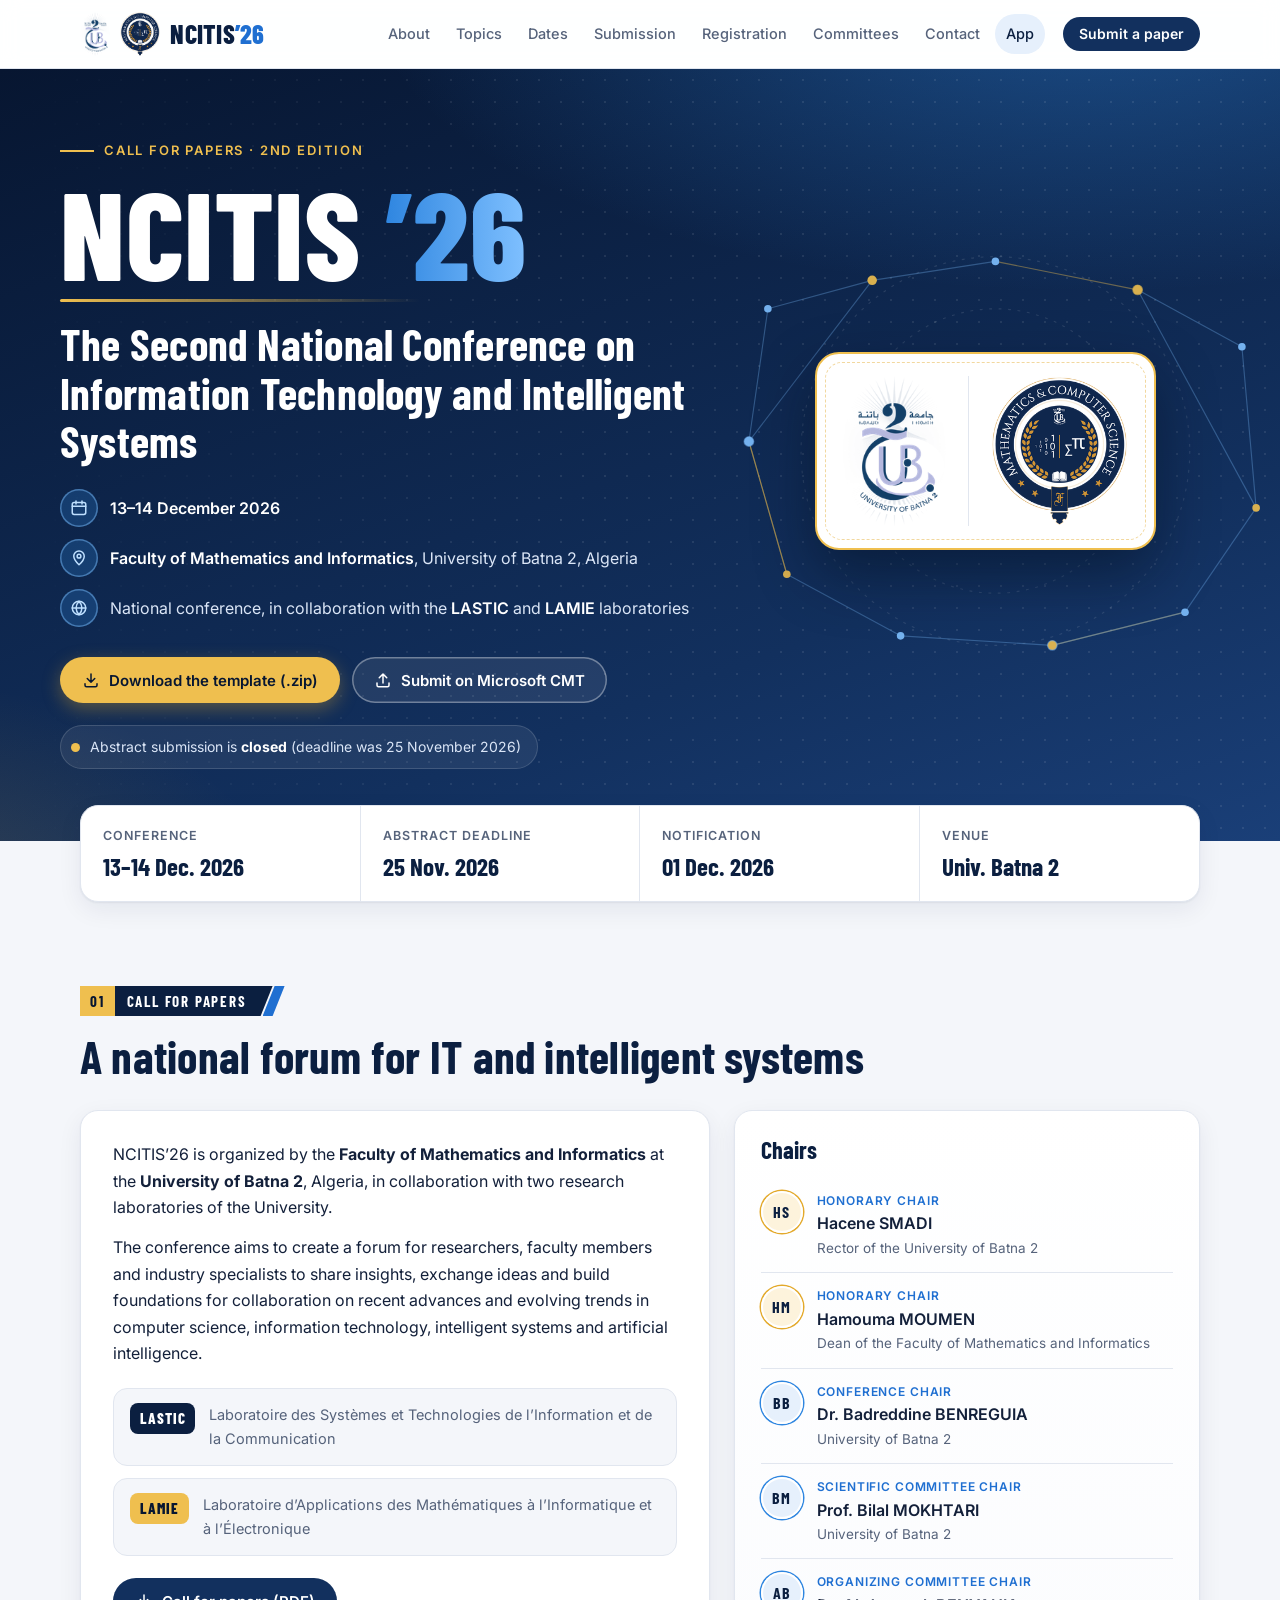
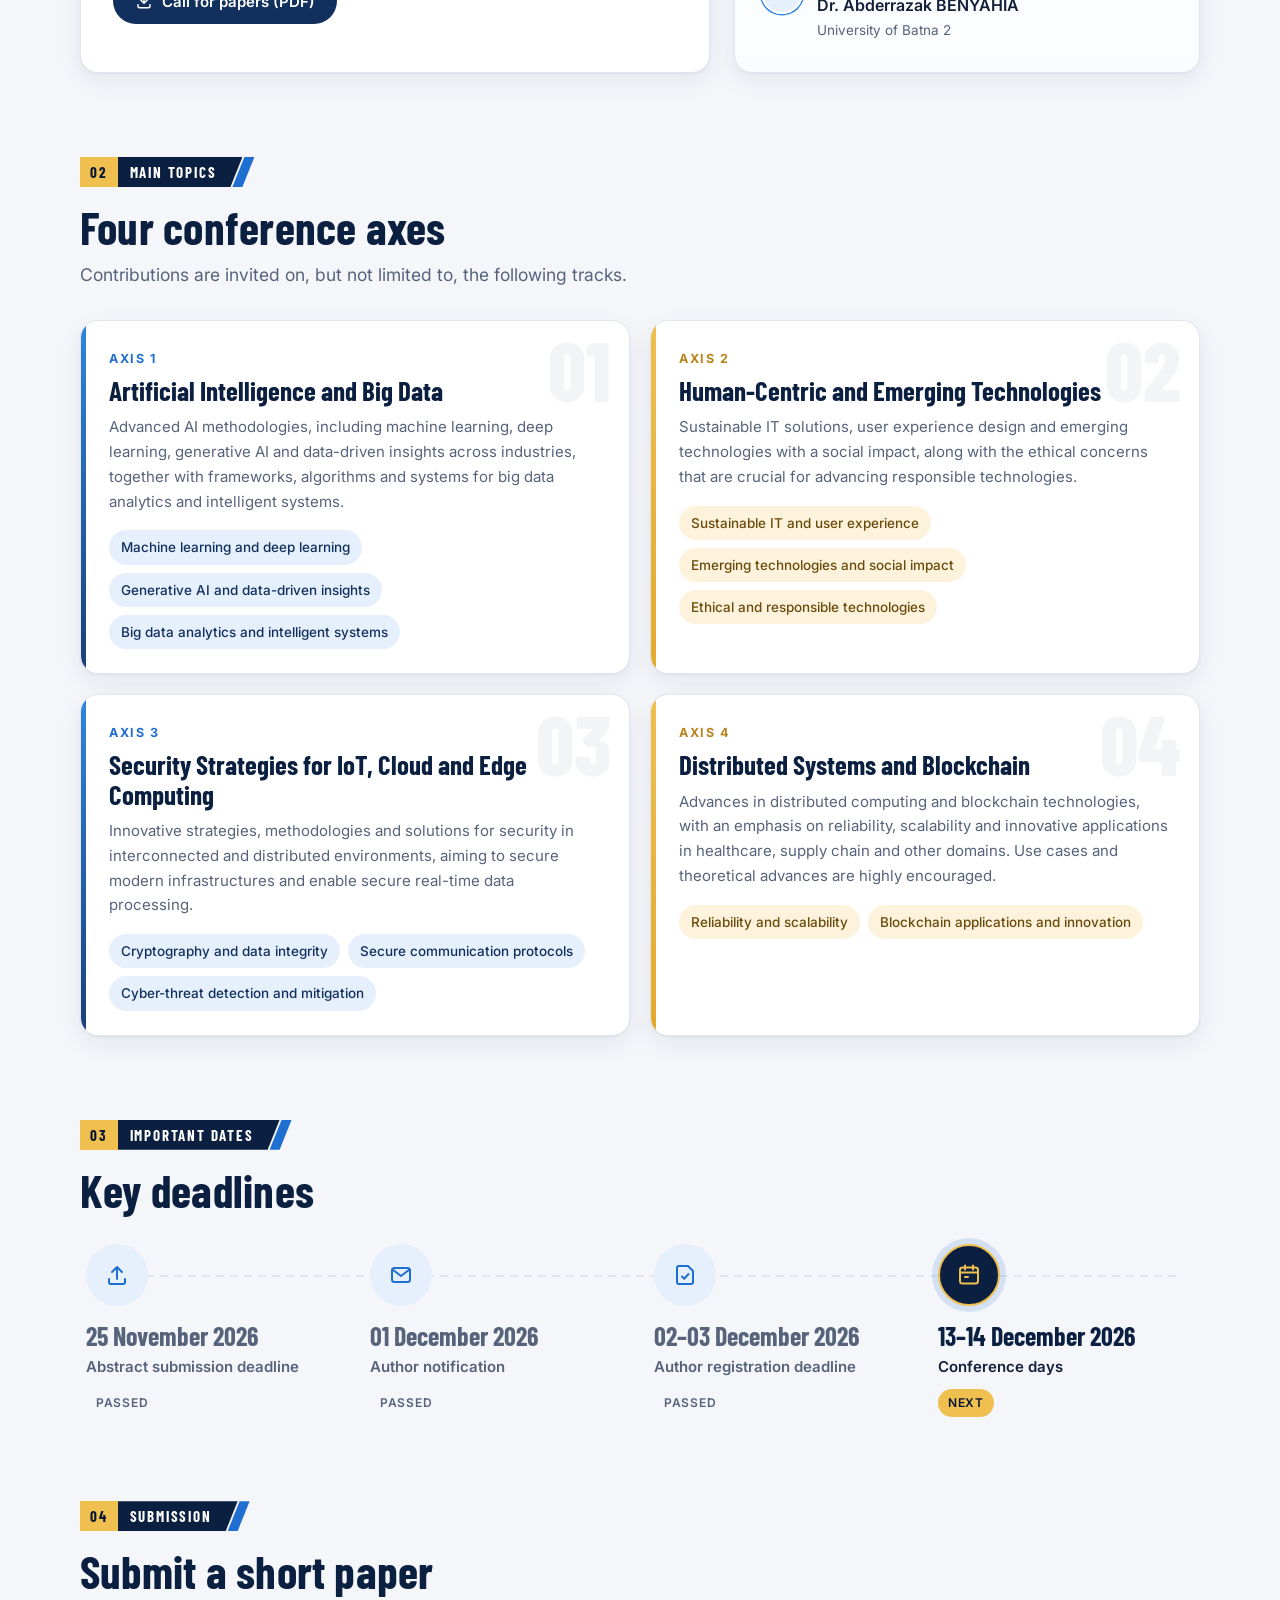
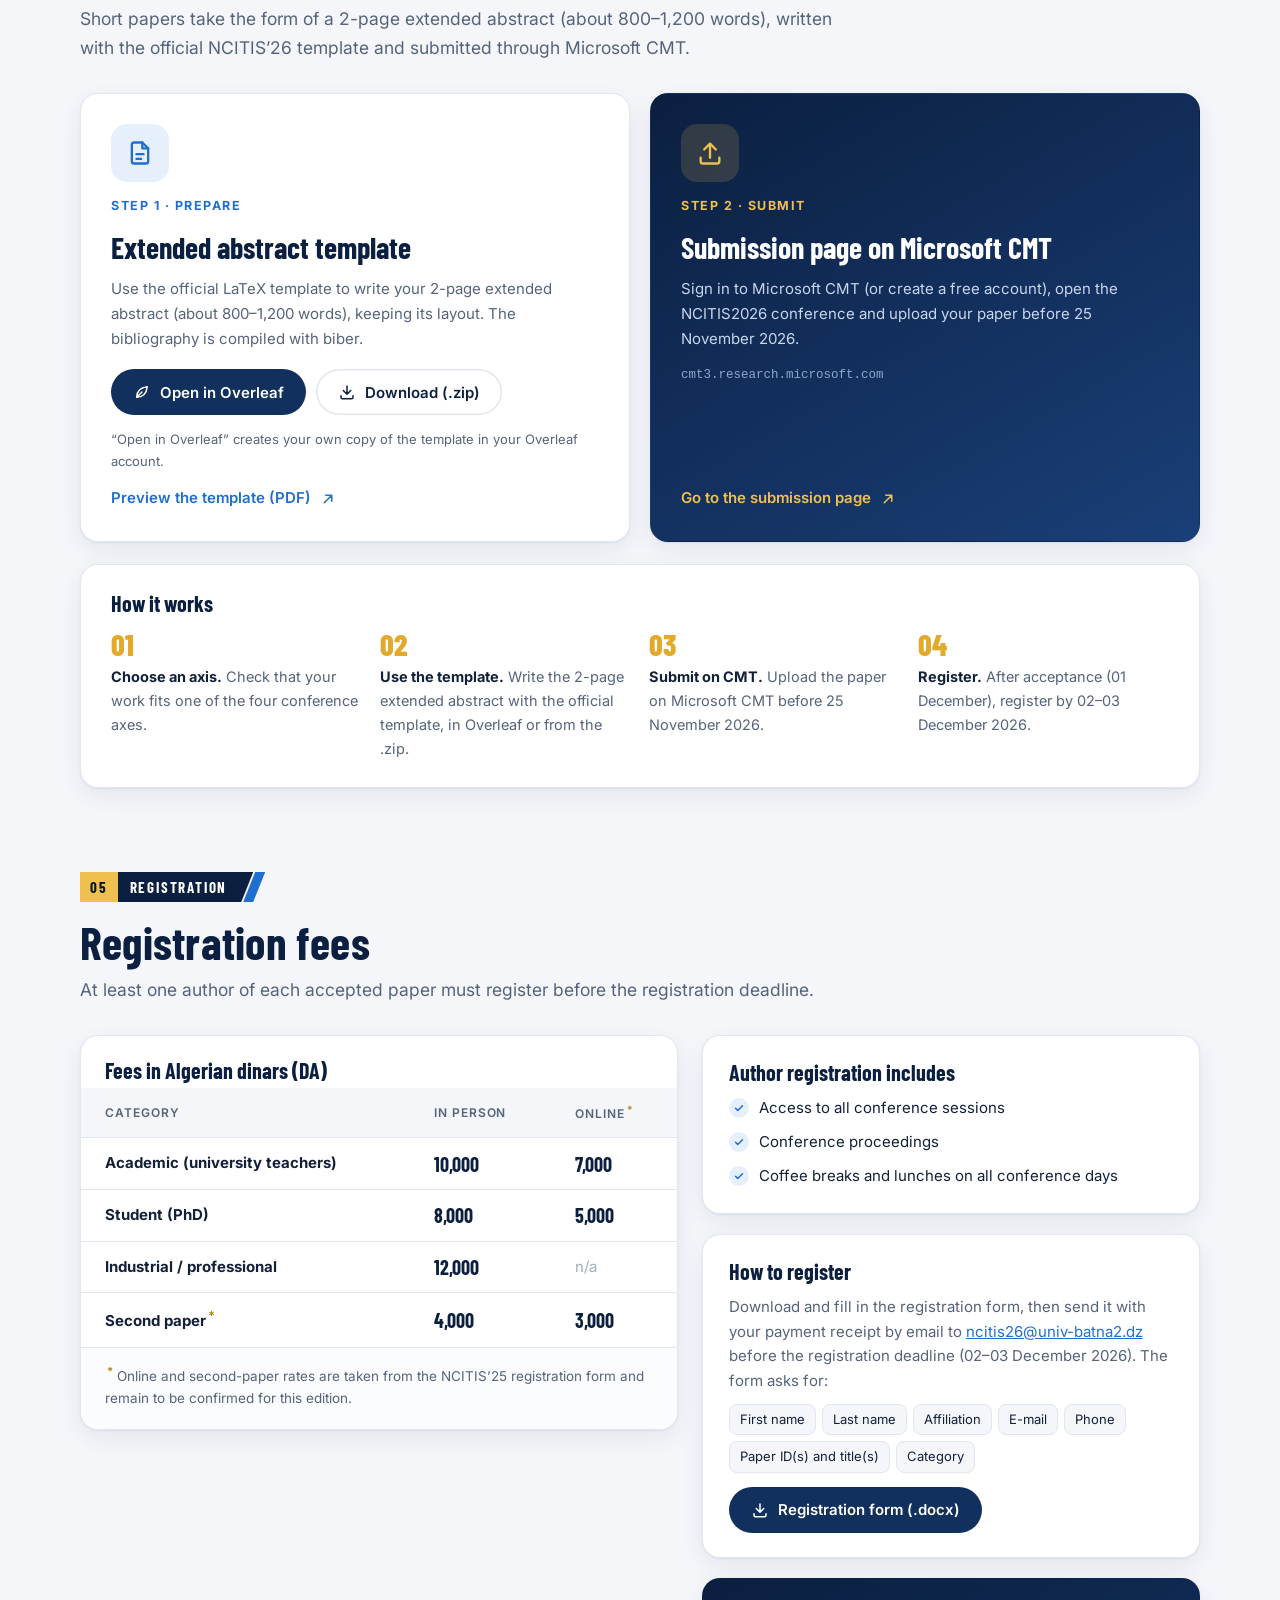
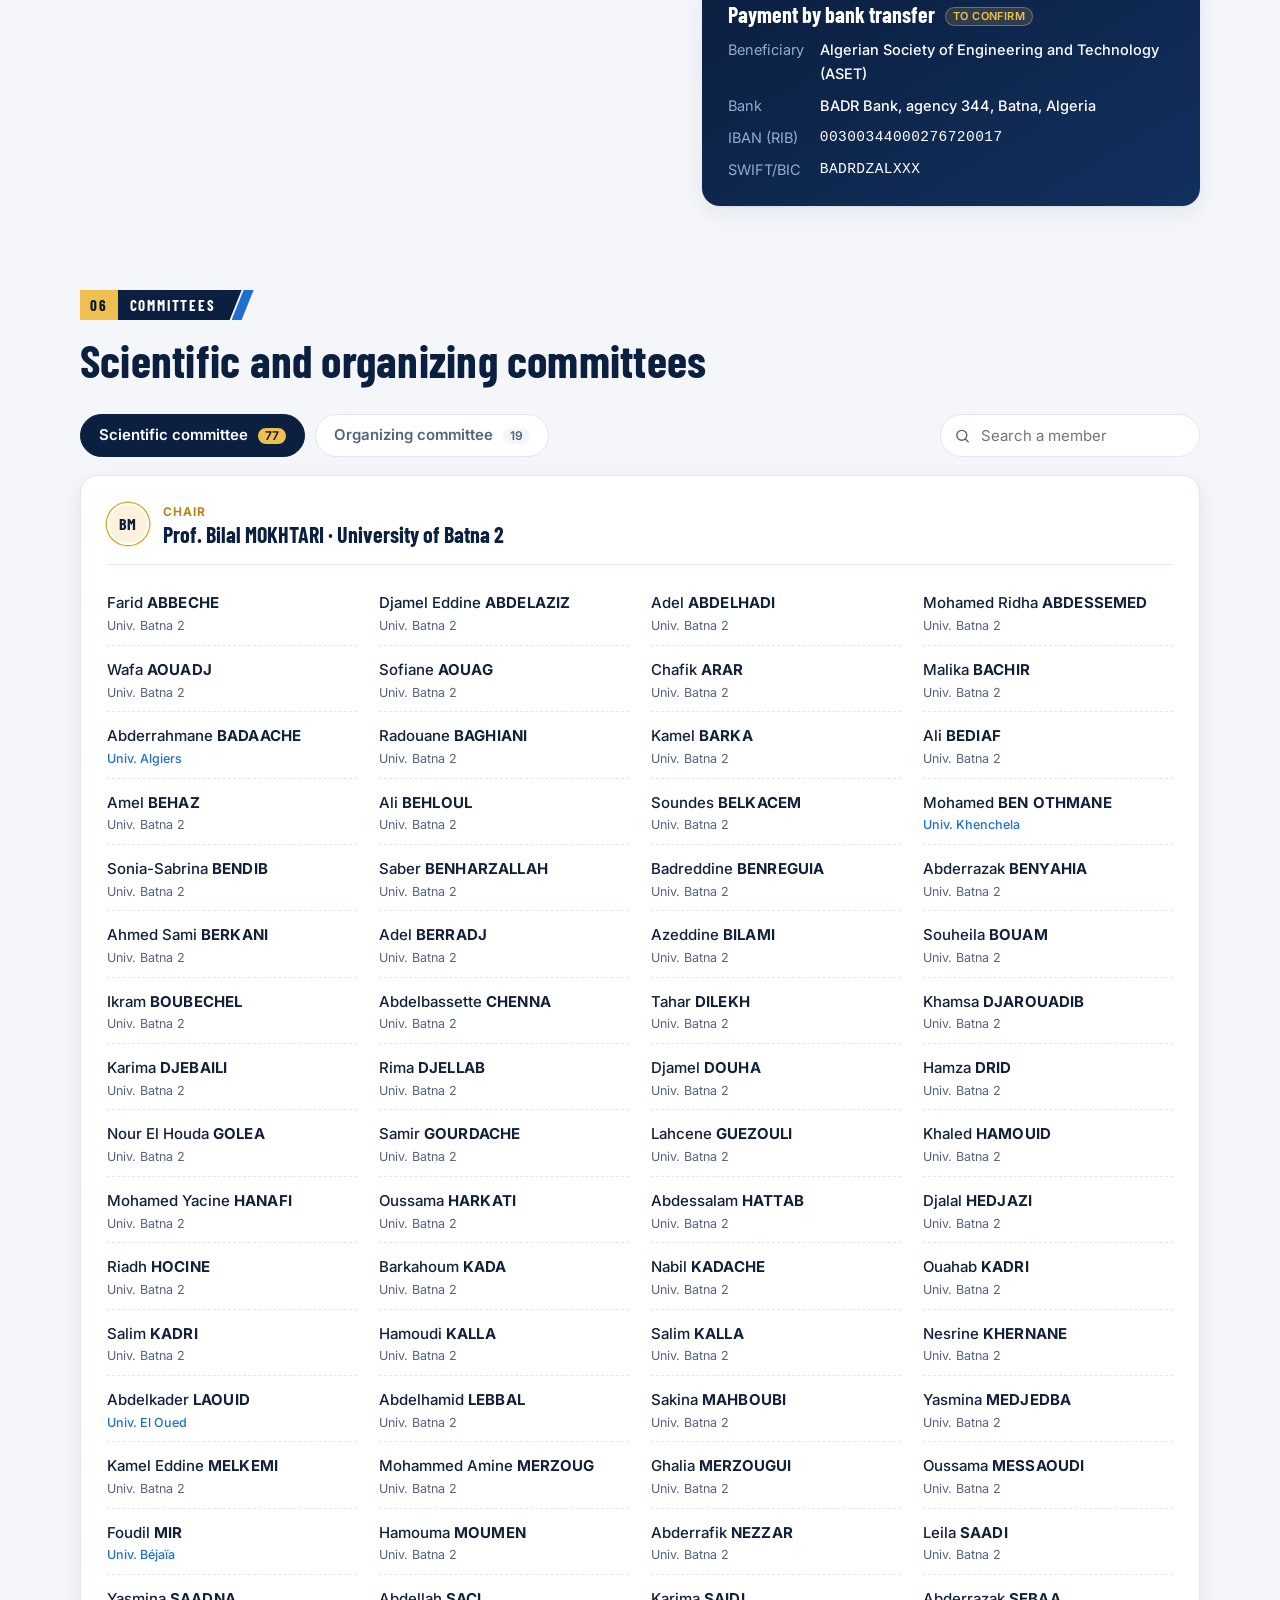
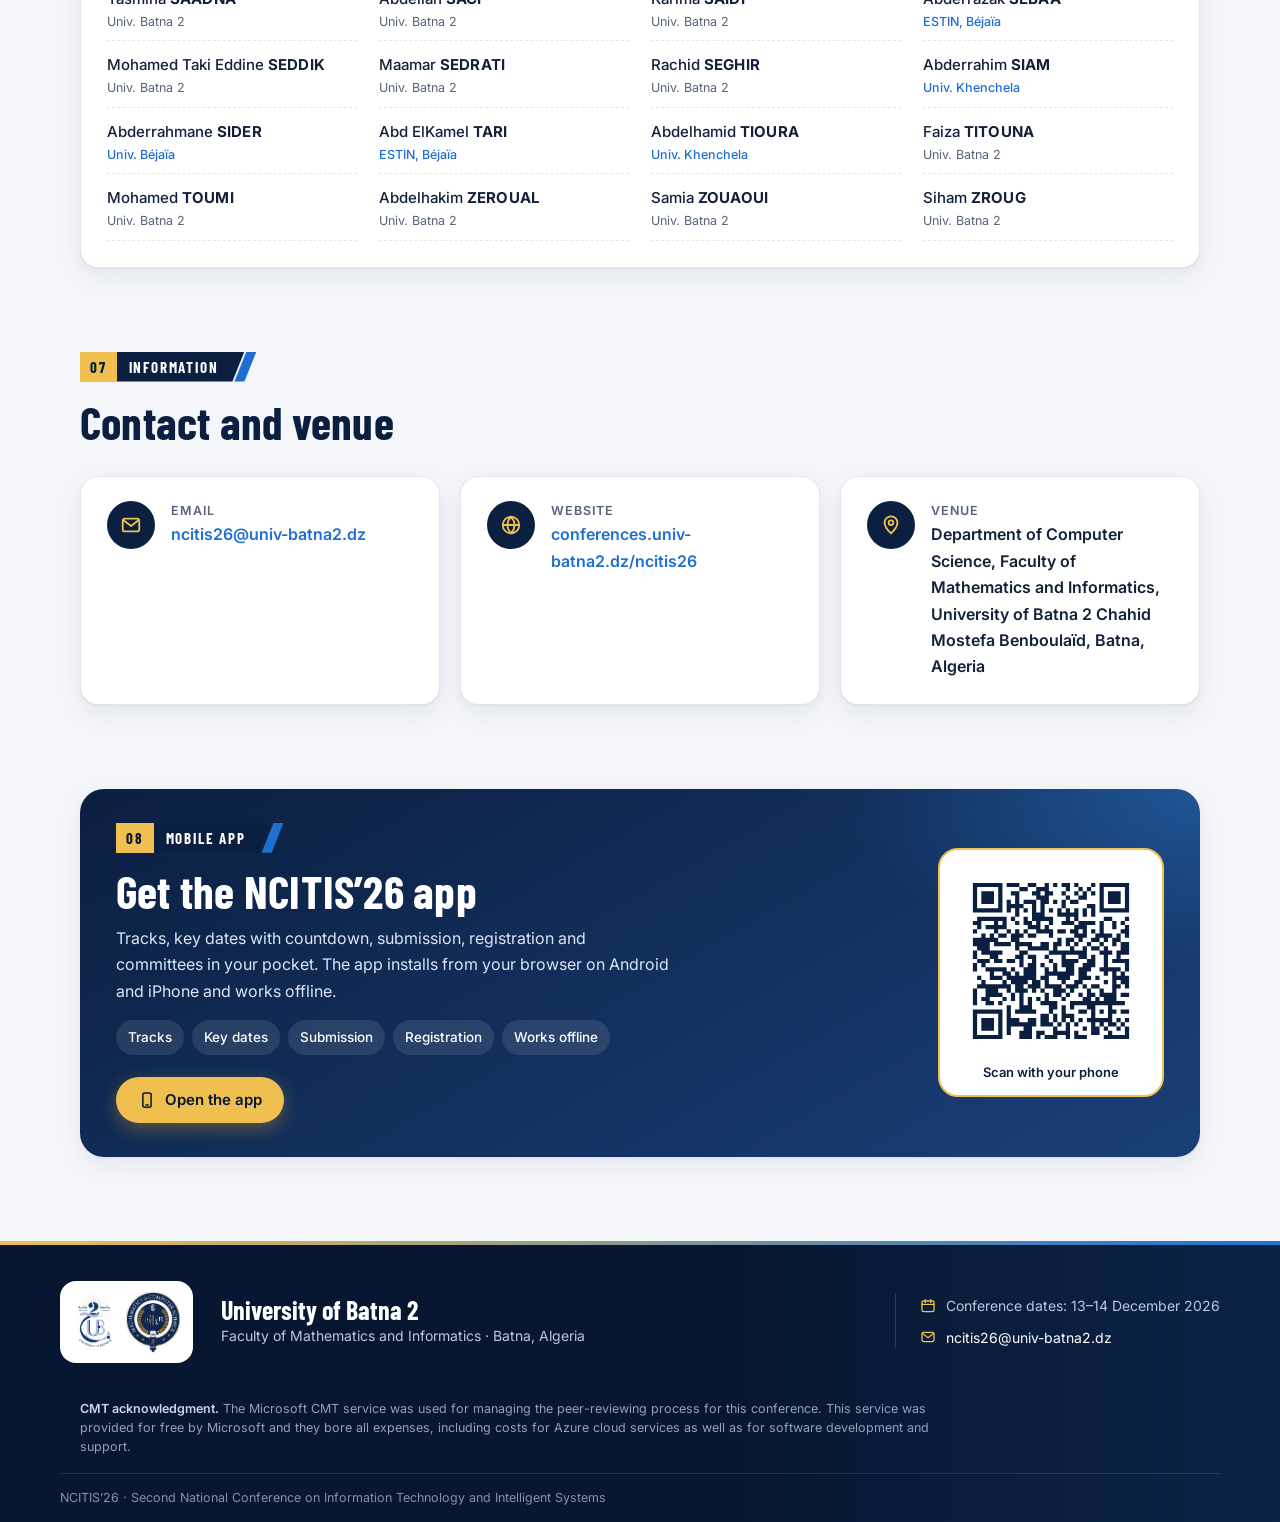
<file: index.html>
<!doctype html>
<html lang="en">
<head>
<meta charset="utf-8">
<script>document.documentElement.className += " js";</script>
<meta name="viewport" content="width=device-width, initial-scale=1">
<title>NCITIS’26 · Batna 2</title>
<meta name="description" content="NCITIS’26, the Second National Conference on Information Technology and Intelligent Systems, Faculty of Mathematics and Informatics, University of Batna 2, Algeria, 13–14 December 2026.">
<link rel="icon" type="image/png" href="assets/logo-univ-batna2.png">
<link rel="preconnect" href="https://fonts.googleapis.com">
<link rel="preconnect" href="https://fonts.gstatic.com" crossorigin>
<link href="https://fonts.googleapis.com/css2?family=Barlow+Condensed:wght@500;600;700;800&family=Inter:wght@400;500;600;700&display=swap" rel="stylesheet">
<style>
:root{
  --navy-950:#071631;
  --navy-900:#0b1f40;
  --navy-800:#12305e;
  --navy-700:#1a3f78;
  --blue-600:#1f6fd1;
  --blue-500:#2f86e0;
  --blue-100:#e6f0fc;
  --gold-500:#e3a92b;
  --gold-400:#efbf4f;
  --gold-100:#fdf3dc;
  --ink:#13203a;
  --muted:#56637b;
  --line:#e1e6ef;
  --bg:#f4f6fa;
  --card:#ffffff;
  --radius:18px;
  --shadow:0 1px 2px rgba(11,31,64,.06),0 8px 24px rgba(11,31,64,.07);
  --display:"Barlow Condensed","Arial Narrow","Roboto Condensed","Segoe UI",system-ui,sans-serif;
  --body:"Inter",system-ui,-apple-system,"Segoe UI",Roboto,Arial,sans-serif;
}
*{box-sizing:border-box}
html{scroll-behavior:smooth;scroll-padding-top:84px}
body{margin:0;background:var(--bg);color:var(--ink);font:16px/1.65 var(--body);-webkit-font-smoothing:antialiased}
img{max-width:100%;display:block}
a{color:var(--blue-600)}
a:focus-visible,button:focus-visible,input:focus-visible{outline:3px solid var(--gold-400);outline-offset:3px;border-radius:6px}
.container{width:100%;max-width:1160px;margin:0 auto;padding:0 20px}
.sr-only{position:absolute;width:1px;height:1px;overflow:hidden;clip:rect(0 0 0 0);white-space:nowrap}

/* Header */
.site-header{position:sticky;top:0;z-index:50;background:rgba(255,255,255,.92);backdrop-filter:saturate(1.4) blur(10px);-webkit-backdrop-filter:saturate(1.4) blur(10px);border-bottom:1px solid var(--line)}
.header-row{display:flex;align-items:center;gap:18px;height:68px}
.brand{display:flex;align-items:center;gap:10px;text-decoration:none;color:var(--navy-900);flex-shrink:0}
.brand img{height:44px;width:auto}
.brand .word{font:800 26px/1 var(--display);letter-spacing:.01em}
.brand .word span{color:var(--blue-600)}
.nav{display:flex;gap:4px;margin-left:auto;overflow-x:auto;scrollbar-width:none}
.nav::-webkit-scrollbar{display:none}
.nav a{white-space:nowrap;text-decoration:none;color:var(--muted);font-weight:500;font-size:14.5px;padding:8px 11px;border-radius:999px;transition:background .2s,color .2s}
.nav a:hover{color:var(--navy-900);background:var(--blue-100)}
.nav a.active{color:var(--navy-900);background:var(--blue-100)}
.btn{display:inline-flex;align-items:center;justify-content:center;gap:9px;font:600 15px/1 var(--body);text-decoration:none;border-radius:999px;padding:14px 22px;transition:transform .15s,box-shadow .2s,background .2s;border:0;cursor:pointer}
.btn svg{width:18px;height:18px;flex-shrink:0}
.btn:hover{transform:translateY(-1px)}
.btn-gold{background:var(--gold-400);color:var(--navy-950);box-shadow:0 6px 18px rgba(227,169,43,.35)}
.btn-gold:hover{background:#f5c95f}
.btn-ghost{background:rgba(255,255,255,.08);color:#fff;box-shadow:inset 0 0 0 1.5px rgba(255,255,255,.35)}
.btn-ghost:hover{background:rgba(255,255,255,.15)}
.btn-navy{background:var(--navy-800);color:#fff}
.btn-navy:hover{background:var(--navy-700)}
.header-cta{padding:10px 16px;font-size:14px;flex-shrink:0}

/* Hero */
.hero{position:relative;overflow:hidden;color:#fff;background:
  radial-gradient(1200px 500px at 85% -10%,rgba(47,134,224,.45),transparent 60%),
  radial-gradient(700px 400px at -10% 110%,rgba(227,169,43,.18),transparent 60%),
  linear-gradient(160deg,var(--navy-950),var(--navy-800) 70%,var(--navy-700))}
.hero::before{content:"";position:absolute;inset:0;background-image:radial-gradient(rgba(255,255,255,.09) 1px,transparent 1px);background-size:22px 22px;mask-image:linear-gradient(90deg,transparent,#000 40%,#000);-webkit-mask-image:linear-gradient(90deg,transparent,#000 40%,#000);pointer-events:none}
.hero-grid{position:relative;display:grid;grid-template-columns:1.25fr .9fr;gap:40px;align-items:center;padding:64px 0 72px}
.kicker{display:inline-flex;align-items:center;gap:10px;font-weight:600;font-size:13px;letter-spacing:.14em;text-transform:uppercase;color:var(--gold-400)}
.kicker::before{content:"";width:34px;height:2px;background:var(--gold-400)}
.acronym{font:800 clamp(64px,10vw,124px)/.9 var(--display);letter-spacing:.005em;margin:14px 0 6px}
.acronym span{background:linear-gradient(90deg,var(--blue-500),#7fc0ff);-webkit-background-clip:text;background-clip:text;color:transparent}
.gold-rule{width:min(360px,70%);height:3px;background:linear-gradient(90deg,var(--gold-400),rgba(239,191,79,0));border-radius:3px;margin:12px 0 18px}
.hero h1{font:700 clamp(28px,3.6vw,44px)/1.1 var(--display);margin:0 0 24px;max-width:640px;letter-spacing:.005em}
.meta{list-style:none;margin:0 0 30px;padding:0;display:grid;gap:12px}
.meta li{display:flex;align-items:center;gap:12px;font-size:16px;color:#dbe6f7}
.meta strong{color:#fff;font-weight:600}
.meta .ic{width:38px;height:38px;border-radius:50%;display:grid;place-items:center;background:rgba(47,134,224,.25);box-shadow:inset 0 0 0 1.5px rgba(127,192,255,.45);flex-shrink:0}
.meta .ic svg{width:18px;height:18px;color:#bfe0ff}
.cta-row{display:flex;flex-wrap:wrap;gap:12px;align-items:center}
.deadline-chip{margin-top:22px;display:inline-flex;align-items:center;gap:10px;background:rgba(255,255,255,.07);border:1px solid rgba(255,255,255,.14);padding:9px 16px 9px 10px;border-radius:999px;font-size:14px;color:#dbe6f7}
.deadline-chip .dot{width:9px;height:9px;border-radius:50%;background:var(--gold-400);box-shadow:0 0 0 0 rgba(239,191,79,.6);animation:pulse 2s infinite}
.deadline-chip strong{color:#fff}
@keyframes pulse{0%{box-shadow:0 0 0 0 rgba(239,191,79,.55)}70%{box-shadow:0 0 0 10px rgba(239,191,79,0)}100%{box-shadow:0 0 0 0 rgba(239,191,79,0)}}

.hero-visual{position:relative;min-height:400px;display:grid;place-items:center}
.hero-visual .network{position:absolute;inset:-30px -60px -30px -40px;width:calc(100% + 100px);height:calc(100% + 60px);opacity:.9}
.logo-card{position:relative;background:#fff;border-radius:24px;padding:22px 26px;display:flex;align-items:center;gap:22px;box-shadow:0 24px 60px rgba(3,10,25,.45);border:2px solid var(--gold-400)}
.logo-card::after{content:"";position:absolute;inset:8px;border-radius:17px;border:1px dashed rgba(227,169,43,.45);pointer-events:none}
.logo-card img{height:150px;width:auto}
.logo-card .sep{width:1px;align-self:stretch;background:var(--line)}
.network .ln{stroke:rgba(127,192,255,.35);stroke-width:1.2}
.network .ln.g{stroke:rgba(239,191,79,.45)}
.network .nd{fill:#7fc0ff}
.network .nd.g{fill:var(--gold-400)}
.network .halo{fill:none;stroke:rgba(127,192,255,.5);stroke-width:1.5;transform-box:fill-box;transform-origin:center;animation:ring 3.2s ease-out infinite}
.network .halo.g{stroke:rgba(239,191,79,.6);animation-delay:1.2s}
.network .orbit{fill:none;stroke:rgba(255,255,255,.12);stroke-width:1.2;stroke-dasharray:3 7}
@keyframes ring{0%{transform:scale(1);opacity:.9}100%{transform:scale(3.2);opacity:0}}

/* Key facts band */
.facts{position:relative;margin-top:-36px;z-index:2}
.facts-grid{display:grid;grid-template-columns:repeat(4,1fr);background:var(--card);border-radius:var(--radius);box-shadow:var(--shadow);overflow:hidden;border:1px solid var(--line)}
.fact{padding:20px 22px;border-right:1px solid var(--line)}
.fact:last-child{border-right:0}
.fact .k{font-size:12.5px;font-weight:600;letter-spacing:.08em;text-transform:uppercase;color:var(--muted)}
.fact .v{font:700 25px/1.15 var(--display);color:var(--navy-900);margin-top:6px}

/* Sections */
section{padding:84px 0 0}
section:last-of-type{padding-bottom:84px}
.sec-head{margin-bottom:30px}
.sec-label{display:inline-flex;align-items:stretch;font:700 15px/1 var(--display);letter-spacing:.12em;text-transform:uppercase;color:#fff}
.sec-label .num{background:var(--gold-400);color:var(--navy-950);padding:8px 10px 7px}
.sec-label .txt{background:var(--navy-900);padding:8px 16px 7px 12px;position:relative;clip-path:polygon(0 0,100% 0,calc(100% - 12px) 100%,0 100%);padding-right:26px}
.sec-label::after{content:"";width:22px;margin-left:-10px;background:var(--blue-600);clip-path:polygon(12px 0,22px 0,10px 100%,0 100%)}
h2{font:700 clamp(32px,4.2vw,46px)/1.05 var(--display);color:var(--navy-900);margin:16px 0 10px;letter-spacing:.005em}
.lead{color:var(--muted);font-size:17.5px;max-width:780px;margin:0}
.card{background:var(--card);border:1px solid var(--line);border-radius:var(--radius);box-shadow:var(--shadow)}

/* About */
.about-grid{display:grid;grid-template-columns:1.35fr 1fr;gap:24px}
.about-text{padding:30px 32px}
.about-text p{margin:0 0 14px}
.about-text p:last-child{margin-bottom:0}
.cfp-btn{margin-top:22px}
.labs{display:grid;gap:12px;margin-top:22px}
.lab{display:flex;gap:14px;align-items:flex-start;padding:14px 16px;border-radius:14px;background:var(--bg);border:1px solid var(--line)}
.lab .tag{font:800 15px/1 var(--display);letter-spacing:.06em;background:var(--navy-900);color:#fff;padding:8px 10px;border-radius:8px;flex-shrink:0}
.lab .tag.g{background:var(--gold-400);color:var(--navy-950)}
.lab p{margin:0;font-size:14.5px;color:var(--muted)}
.chairs{padding:26px 26px 18px;background:linear-gradient(180deg,#fff,#fbfcfe)}
.chairs h3{font:700 24px/1.1 var(--display);margin:0 0 14px;color:var(--navy-900)}
.chair{display:flex;gap:14px;padding:13px 0;border-top:1px solid var(--line)}
.chair:first-of-type{border-top:0}
.avatar{width:42px;height:42px;border-radius:50%;flex-shrink:0;display:grid;place-items:center;font:700 16px/1 var(--display);letter-spacing:.04em;color:var(--navy-900);background:var(--blue-100);box-shadow:inset 0 0 0 2px #fff,0 0 0 1.5px var(--blue-500)}
.avatar.g{background:var(--gold-100);box-shadow:inset 0 0 0 2px #fff,0 0 0 1.5px var(--gold-500)}
.chair .role{font-size:12px;font-weight:600;letter-spacing:.07em;text-transform:uppercase;color:var(--blue-600)}
.chair .name{font-weight:600;color:var(--ink)}
.chair .aff{font-size:13.5px;color:var(--muted)}

/* Topics */
.axes{display:grid;grid-template-columns:repeat(2,1fr);gap:20px}
.axis{position:relative;padding:28px 28px 24px;overflow:hidden;transition:transform .2s,box-shadow .2s}
.axis:hover{transform:translateY(-3px);box-shadow:0 2px 4px rgba(11,31,64,.06),0 18px 40px rgba(11,31,64,.12)}
.axis::before{content:"";position:absolute;left:0;top:0;bottom:0;width:5px;background:linear-gradient(180deg,var(--blue-500),var(--navy-700))}
.axis:nth-child(even)::before{background:linear-gradient(180deg,var(--gold-400),var(--gold-500))}
.axis .num{position:absolute;right:18px;top:6px;font:800 84px/1 var(--display);color:rgba(11,31,64,.05)}
.axis .ax{font-size:12.5px;font-weight:700;letter-spacing:.12em;text-transform:uppercase;color:var(--blue-600)}
.axis:nth-child(even) .ax{color:#b9831a}
.axis h3{font:700 27px/1.1 var(--display);color:var(--navy-900);margin:6px 0 10px;max-width:90%}
.axis p{margin:0 0 16px;color:var(--muted);font-size:15px}
.chips{display:flex;flex-wrap:wrap;gap:8px;list-style:none;margin:0;padding:0}
.chips li{font-size:13.5px;font-weight:500;padding:6px 12px;border-radius:999px;background:var(--blue-100);color:var(--navy-800)}
.axis:nth-child(even) .chips li{background:var(--gold-100);color:#6b4b0b}

/* Dates */
.timeline{display:grid;grid-template-columns:repeat(4,1fr);gap:16px;position:relative}
.timeline::before{content:"";position:absolute;left:24px;right:24px;top:31px;height:2px;background:repeating-linear-gradient(90deg,var(--line) 0 8px,transparent 8px 14px)}
.step{position:relative;padding:0 6px}
.step .marker{width:62px;height:62px;border-radius:50%;display:grid;place-items:center;background:#fff;border:2px solid var(--line);position:relative;z-index:1;color:var(--navy-800);transition:all .2s}
.step .marker svg{width:24px;height:24px}
.step .when{font:700 26px/1.1 var(--display);color:var(--navy-900);margin-top:16px}
.step .what{font-weight:600;font-size:15px;margin-top:4px}
.step .state{display:inline-block;margin-top:10px;font-size:12px;font-weight:600;letter-spacing:.06em;text-transform:uppercase;padding:4px 10px;border-radius:999px;background:var(--bg);color:var(--muted)}
.step.next .marker{background:var(--navy-900);border-color:var(--navy-900);color:var(--gold-400);box-shadow:0 0 0 6px rgba(31,111,209,.15)}
.step.next .state{background:var(--gold-400);color:var(--navy-950)}
.step.done .marker{background:var(--blue-100);border-color:var(--blue-100);color:var(--blue-600)}
.step.done .when,.step.done .what{color:var(--muted)}
.step.conf .marker{border-color:var(--gold-400)}

/* Submission */
.submit-grid{display:grid;grid-template-columns:1fr 1fr;gap:20px;margin-bottom:22px}
.link-card{display:flex;flex-direction:column;gap:14px;padding:30px;text-decoration:none;color:inherit;position:relative;overflow:hidden;transition:transform .2s,box-shadow .2s}
.link-card:hover{transform:translateY(-3px);box-shadow:0 2px 4px rgba(11,31,64,.06),0 22px 48px rgba(11,31,64,.14)}
.link-card .badge{width:58px;height:58px;border-radius:16px;display:grid;place-items:center;background:var(--blue-100);color:var(--blue-600)}
.link-card .badge svg{width:28px;height:28px}
.link-card.primary{background:linear-gradient(150deg,var(--navy-900),var(--navy-700));color:#fff;border-color:transparent}
.link-card.primary .badge{background:rgba(239,191,79,.16);color:var(--gold-400)}
.link-card .step-no{font-size:12.5px;font-weight:700;letter-spacing:.12em;text-transform:uppercase;color:var(--blue-600)}
.link-card.primary .step-no{color:var(--gold-400)}
.link-card h3{font:700 30px/1.08 var(--display);margin:0;color:var(--navy-900)}
.link-card.primary h3{color:#fff}
.link-card p{margin:0;color:var(--muted);font-size:15px}
.link-card.primary p{color:#c9d7ee}
.link-card .go{margin-top:auto;display:inline-flex;align-items:center;gap:8px;font-weight:600;font-size:15px;color:var(--blue-600)}
.link-card.primary .go{color:var(--gold-400)}
.link-card .go svg{width:18px;height:18px;transition:transform .2s}
.tpl-card:hover{transform:none;box-shadow:var(--shadow)}
.tpl-card .go{text-decoration:none}
.tpl-card .go:hover svg{transform:translate(3px,-3px)}
.tpl-actions{display:flex;flex-wrap:wrap;gap:10px;margin-top:4px}
.tpl-actions form{margin:0}
.tpl-note{font-size:13px;color:var(--muted)}
.btn-outline{background:#fff;color:var(--navy-900);box-shadow:inset 0 0 0 1.5px var(--line)}
.btn-outline:hover{box-shadow:inset 0 0 0 1.5px var(--navy-700)}
.btn[disabled]{opacity:.5;cursor:not-allowed;transform:none}
.link-card:hover .go svg{transform:translate(3px,-3px)}
.link-card .host{font-size:12.5px;color:#8a96ab;font-family:ui-monospace,Consolas,monospace}
.link-card.primary .host{color:#8fa7cc}
.howto{padding:26px 30px}
.howto h3{font:700 22px/1.1 var(--display);margin:0 0 14px;color:var(--navy-900)}
.howto ol{margin:0;padding:0;list-style:none;counter-reset:s;display:grid;grid-template-columns:repeat(4,1fr);gap:18px}
.howto li{counter-increment:s;font-size:14.5px;color:var(--muted)}
.howto li::before{content:counter(s,decimal-leading-zero);display:block;font:800 30px/1 var(--display);color:var(--gold-500);margin-bottom:6px}
.howto li strong{color:var(--ink)}

/* Registration */
.reg-grid{display:grid;grid-template-columns:1.2fr 1fr;gap:24px;align-items:start}
.fees{overflow:hidden}
.fees table{width:100%;border-collapse:collapse;font-size:15px}
.fees caption{text-align:left;padding:22px 24px 6px;font:700 22px/1.1 var(--display);color:var(--navy-900)}
.fees th,.fees td{padding:13px 24px;text-align:left;border-bottom:1px solid var(--line)}
.fees thead th{white-space:nowrap;font-size:12px;letter-spacing:.08em;text-transform:uppercase;color:var(--muted);font-weight:600;background:var(--bg)}
.fees td.amt{font:700 20px/1 var(--display);color:var(--navy-900);white-space:nowrap}
.fees td.na{color:#a3adbf}
.fees sup{color:#b9831a;font-weight:700;margin-left:2px}
.fees tbody tr:last-child > *{border-bottom:0}
.fees .note{padding:14px 24px 20px;font-size:13.5px;color:var(--muted);border-top:1px solid var(--line);background:#fbfcfe}
.tbc{display:inline-block;font:600 11px/1 var(--body);letter-spacing:.04em;text-transform:uppercase;color:#8a5a00;background:var(--gold-100);border:1px solid #f1d58f;padding:3px 7px;border-radius:999px;vertical-align:middle;margin-left:6px}
.reg-side{display:grid;gap:20px}
.box{padding:24px 26px}
.box h3{font:700 22px/1.1 var(--display);margin:0 0 12px;color:var(--navy-900)}
.check{list-style:none;margin:0;padding:0;display:grid;gap:9px}
.check li{display:flex;gap:10px;font-size:15px}
.check li::before{content:"";flex-shrink:0;width:20px;height:20px;margin-top:2px;border-radius:50%;background:var(--blue-100) url("data:image/svg+xml,%3Csvg xmlns='http://www.w3.org/2000/svg' viewBox='0 0 24 24' fill='none' stroke='%231f6fd1' stroke-width='3' stroke-linecap='round' stroke-linejoin='round'%3E%3Cpath d='M5 12.5l4.5 4.5L19 7.5'/%3E%3C/svg%3E") center/12px no-repeat}
.box p{margin:0 0 10px;font-size:15px;color:var(--muted)}
.fields{display:flex;flex-wrap:wrap;gap:6px;margin:10px 0 14px;padding:0;list-style:none}
.fields li{font-size:13px;padding:4px 10px;border-radius:8px;background:var(--bg);border:1px solid var(--line)}
.bank{background:linear-gradient(150deg,var(--navy-900),var(--navy-800));color:#dbe6f7;border:0}
.bank h3{color:#fff}
.bank dl{margin:0;display:grid;grid-template-columns:auto 1fr;gap:8px 16px;font-size:14.5px}
.bank dt{color:#94abd0}
.bank dd{margin:0;color:#fff;font-weight:500;word-break:break-word}
.bank .mono{font-family:ui-monospace,Consolas,monospace;letter-spacing:.03em}
.bank .tbc{background:rgba(239,191,79,.15);border-color:rgba(239,191,79,.4);color:var(--gold-400)}

/* Committees */
.comm-tabs{display:flex;flex-wrap:wrap;gap:10px;align-items:center;margin-bottom:18px}
.tab{font:600 15px/1 var(--body);padding:12px 18px;border-radius:999px;border:1.5px solid var(--line);background:#fff;color:var(--muted);cursor:pointer}
.tab[aria-selected="true"]{background:var(--navy-900);border-color:var(--navy-900);color:#fff}
.tab .count{display:inline-block;margin-left:6px;font-size:12px;padding:2px 7px;border-radius:999px;background:var(--bg);color:var(--muted)}
.tab[aria-selected="true"] .count{background:var(--gold-400);color:var(--navy-950)}
.search{margin-left:auto;position:relative}
.search input{font:15px var(--body);padding:11px 14px 11px 40px;border-radius:999px;border:1.5px solid var(--line);background:#fff;width:260px;color:var(--ink)}
.search svg{position:absolute;left:14px;top:50%;transform:translateY(-50%);width:17px;height:17px;color:var(--muted)}
.panel{padding:26px}
.panel[hidden]{display:none}
.panel-chair{display:flex;align-items:center;gap:14px;padding:0 0 18px;margin-bottom:18px;border-bottom:1px solid var(--line)}
.panel-chair .role{font-size:12px;font-weight:700;letter-spacing:.08em;text-transform:uppercase;color:#b9831a}
.panel-chair .name{font:700 22px/1.1 var(--display);color:var(--navy-900)}
.members{list-style:none;margin:0;padding:0;display:grid;grid-template-columns:repeat(4,1fr);gap:4px 22px}
.members li{padding:8px 0;border-bottom:1px dashed var(--line);display:flex;flex-direction:column}
.members li .n{font-weight:500;font-size:15px}
.members li .n b{font-weight:700;letter-spacing:.01em}
.members li .a{font-size:12.5px;color:var(--muted)}
.members li.ext .a{color:var(--blue-600);font-weight:500}
.empty{padding:16px 0 4px;color:var(--muted);font-size:15px}

/* Contact */
.contact-grid{display:grid;grid-template-columns:repeat(3,1fr);gap:20px}
.contact{padding:24px 26px;display:flex;gap:16px;align-items:flex-start}
.contact .ic{width:48px;height:48px;border-radius:50%;flex-shrink:0;display:grid;place-items:center;background:var(--navy-900);color:var(--gold-400)}
.contact .ic svg{width:22px;height:22px}
.contact .k{font-size:12.5px;font-weight:600;letter-spacing:.08em;text-transform:uppercase;color:var(--muted)}
.contact .v{font-weight:600;word-break:break-word}
.contact .v a{text-decoration:none}
.contact .v a:hover{text-decoration:underline}

/* App band */
.app-band{display:grid;grid-template-columns:1fr auto;gap:32px;align-items:center;padding:34px 36px;border-radius:24px;color:#dbe6f7;background:radial-gradient(600px 300px at 100% 0%,rgba(47,134,224,.4),transparent 60%),linear-gradient(150deg,var(--navy-900),var(--navy-700));box-shadow:var(--shadow)}
.app-band h2{color:#fff;margin:14px 0 10px}
.app-band p{margin:0 0 16px;max-width:560px}
.app-feats{display:flex;flex-wrap:wrap;gap:8px;list-style:none;margin:0 0 22px;padding:0}
.app-feats li{font-size:13.5px;font-weight:500;padding:6px 12px;border-radius:999px;background:rgba(255,255,255,.1);color:#fff}
.app-qr{background:#fff;border-radius:20px;padding:16px 16px 12px;border:2px solid var(--gold-400);text-align:center;color:var(--navy-900);font-size:13px;font-weight:600}
.app-qr img{width:190px;height:190px;margin:0 auto 6px}
@media (max-width:760px){.app-band{grid-template-columns:1fr;padding:26px 22px}.app-qr{justify-self:center}}

/* Footer */
.site-footer{background:var(--navy-950);color:#b9c9e3;position:relative;overflow:hidden}
.site-footer::before{content:"";position:absolute;inset:0;background:linear-gradient(90deg,transparent 55%,rgba(47,134,224,.12));pointer-events:none}
.foot-grid{position:relative;display:grid;grid-template-columns:auto 1fr auto;gap:28px;align-items:center;padding:36px 0}
.foot-logo{background:#fff;border-radius:16px;padding:10px 12px;display:flex;gap:10px;align-items:center}
.foot-logo img{height:62px;width:auto}
.foot-title{font:700 26px/1.1 var(--display);color:#fff}
.foot-sub{font-size:14px}
.foot-links{display:grid;gap:8px;font-size:14px;border-left:1px solid rgba(255,255,255,.14);padding-left:24px}
.foot-links a{color:#fff;text-decoration:none}
.foot-links a:hover{text-decoration:underline}
.foot-links span{display:flex;gap:10px;align-items:center}
.foot-links svg{width:16px;height:16px;color:var(--gold-400);flex-shrink:0}
.foot-bottom{position:relative;border-top:1px solid rgba(255,255,255,.1);padding:14px 0;font-size:12.5px;color:#7f93b5;display:flex;justify-content:space-between;gap:12px;flex-wrap:wrap}
.cmt-ack{position:relative;font-size:12.5px;line-height:1.55;color:#8fa3c4;padding-bottom:16px}
.cmt-ack p{margin:0;max-width:900px}
.cmt-ack strong{color:#c9d6ec;font-weight:600}
.gold-bar{height:4px;background:linear-gradient(90deg,var(--gold-400),var(--blue-600))}

/* Reveal */
.js .reveal{opacity:0;transform:translateY(14px);transition:opacity .6s ease,transform .6s ease}
.js .reveal.in{opacity:1;transform:none}

/* Responsive */
@media (max-width:1020px){
  .hero-grid{grid-template-columns:1fr;padding:48px 0 80px}
  .hero-visual{min-height:280px;margin-top:10px}
  .about-grid,.reg-grid{grid-template-columns:1fr}
  .howto ol{grid-template-columns:repeat(2,1fr)}
  .members{grid-template-columns:repeat(2,1fr)}
  .contact-grid{grid-template-columns:1fr}
  .header-cta{display:none}
}
@media (max-width:760px){
  .container{padding:0 16px}
  .header-row{height:60px;gap:10px}
  .brand img{height:36px}
  .brand .word{font-size:22px}
  .facts-grid{grid-template-columns:1fr 1fr}
  .fact:nth-child(2){border-right:0}
  .fact:nth-child(-n+2){border-bottom:1px solid var(--line)}
  .axes,.submit-grid{grid-template-columns:1fr}
  .timeline{grid-template-columns:1fr;gap:0}
  .timeline::before{left:30px;right:auto;top:20px;bottom:20px;width:2px;height:auto;background:repeating-linear-gradient(180deg,var(--line) 0 8px,transparent 8px 14px)}
  .step{display:grid;grid-template-columns:62px 1fr;column-gap:18px;padding:0 0 22px}
  .step .marker{grid-row:1/4}
  .step .when{margin-top:4px}
  .step .state{justify-self:start}
  .search{margin-left:0;width:100%}
  .search input{width:100%}
  .members{grid-template-columns:1fr 1fr;gap:2px 14px}
  .members li .n{font-size:14px}
  .foot-grid{grid-template-columns:1fr}
  .foot-links{border-left:0;padding-left:0}
  .logo-card img{height:96px}
  .logo-card{padding:16px 18px;gap:16px}
  .about-text,.howto,.panel{padding:22px}
  .fees thead th{white-space:normal}
  .fees table{font-size:14px}
  .fees th,.fees td{padding:12px 10px}
  .fees th:first-child,.fees td:first-child{padding-left:14px}
  .fees td.amt{font-size:18px}
  .fees caption{padding:20px 14px 6px}
  .fees .note{padding:14px}
  section{padding-top:64px}
}
@media (max-width:360px){
  .members{grid-template-columns:1fr}
}
@media (max-width:520px){
  .howto ol{grid-template-columns:1fr}
  .nav{display:none}
  .site-header .mobile-nav{display:flex}
  .cta-row .btn{width:100%}
}
.mobile-nav{display:none;gap:6px;overflow-x:auto;padding:8px 16px;border-top:1px solid var(--line);scrollbar-width:none}
.mobile-nav::-webkit-scrollbar{display:none}
.mobile-nav a{white-space:nowrap;text-decoration:none;color:var(--muted);font-weight:500;font-size:14px;padding:6px 11px;border-radius:999px;background:var(--bg)}
@media (prefers-reduced-motion:reduce){
  *{animation:none!important;transition:none!important}
  html{scroll-behavior:auto}
  .js .reveal{opacity:1;transform:none}
}
</style>
</head>
<body>

<header class="site-header">
  <div class="container header-row">
    <a class="brand" href="#top" aria-label="NCITIS’26 home">
      <img src="assets/logo-univ-batna2.png" alt="University of Batna 2 logo">
      <img src="assets/logo-faculte-mi.png" alt="Faculty of Mathematics and Informatics logo">
      <span class="word">NCITIS<span>’26</span></span>
    </a>
    <nav class="nav" aria-label="Main">
      <a href="#about">About</a>
      <a href="#topics">Topics</a>
      <a href="#dates">Dates</a>
      <a href="#submission">Submission</a>
      <a href="#registration">Registration</a>
      <a href="#committees">Committees</a>
      <a href="#contact">Contact</a>
      <a href="#app">App</a>
    </nav>
    <a class="btn btn-navy header-cta" href="https://cmt3.research.microsoft.com/User/Login?ReturnUrl=%2FNCITIS2026%2F" target="_blank" rel="noopener">Submit a paper</a>
  </div>
  <nav class="mobile-nav" aria-label="Sections">
    <a href="#about">About</a><a href="#topics">Topics</a><a href="#dates">Dates</a><a href="#submission">Submission</a><a href="#registration">Registration</a><a href="#committees">Committees</a><a href="#contact">Contact</a><a href="#app">App</a>
  </nav>
</header>

<main id="top">

<!-- HERO -->
<div class="hero">
  <div class="container hero-grid">
    <div>
      <span class="kicker">Call for papers · 2nd edition</span>
      <div class="acronym">NCITIS <span>’26</span></div>
      <div class="gold-rule"></div>
      <h1>The Second National Conference on Information Technology and Intelligent Systems</h1>
      <ul class="meta">
        <li><span class="ic"><svg viewBox="0 0 24 24" fill="none" stroke="currentColor" stroke-width="2" stroke-linecap="round" stroke-linejoin="round" aria-hidden="true"><rect x="3" y="4.5" width="18" height="16" rx="2.5"/><path d="M3 9.5h18M8 2.5v4M16 2.5v4"/></svg></span><span><strong>13–14 December 2026</strong></span></li>
        <li><span class="ic"><svg viewBox="0 0 24 24" fill="none" stroke="currentColor" stroke-width="2" stroke-linecap="round" stroke-linejoin="round" aria-hidden="true"><path d="M12 21s-7-6.2-7-11.5a7 7 0 0 1 14 0C19 14.8 12 21 12 21z"/><circle cx="12" cy="9.5" r="2.5"/></svg></span><span><strong>Faculty of Mathematics and Informatics</strong>, University of Batna 2, Algeria</span></li>
        <li><span class="ic"><svg viewBox="0 0 24 24" fill="none" stroke="currentColor" stroke-width="2" stroke-linecap="round" stroke-linejoin="round" aria-hidden="true"><circle cx="12" cy="12" r="9"/><path d="M3 12h18M12 3c2.6 2.8 3.9 5.8 3.9 9s-1.3 6.2-3.9 9c-2.6-2.8-3.9-5.8-3.9-9S9.4 5.8 12 3z"/></svg></span><span>National conference, in collaboration with the <strong>LASTIC</strong> and <strong>LAMIE</strong> laboratories</span></li>
      </ul>
      <div class="cta-row">
        <a class="btn btn-gold" href="assets/NCITIS26-extended-abstract-template.zip" download>
          <svg viewBox="0 0 24 24" fill="none" stroke="currentColor" stroke-width="2" stroke-linecap="round" stroke-linejoin="round" aria-hidden="true"><path d="M12 4v11M7 10l5 5 5-5"/><path d="M4 17v2a2 2 0 0 0 2 2h12a2 2 0 0 0 2-2v-2"/></svg>
          Download the template (.zip)
        </a>
        <a class="btn btn-ghost" href="https://cmt3.research.microsoft.com/User/Login?ReturnUrl=%2FNCITIS2026%2F" target="_blank" rel="noopener">
          <svg viewBox="0 0 24 24" fill="none" stroke="currentColor" stroke-width="2" stroke-linecap="round" stroke-linejoin="round" aria-hidden="true"><path d="M12 16V4M7 9l5-5 5 5"/><path d="M4 16v3a2 2 0 0 0 2 2h12a2 2 0 0 0 2-2v-3"/></svg>
          Submit on Microsoft CMT
        </a>
      </div>
      <div class="deadline-chip" id="deadline-chip"><span class="dot"></span><span id="deadline-text">Abstract submission deadline: <strong>25 November 2026</strong></span></div>
    </div>

    <div class="hero-visual" aria-hidden="false">
      <svg class="network" viewBox="0 0 600 440" aria-hidden="true">
        <circle class="orbit" cx="300" cy="220" r="150"/>
        <circle class="orbit" cx="300" cy="220" r="205"/>
        <g>
          <line class="ln" x1="60" y1="70" x2="170" y2="40"/>
          <line class="ln" x1="170" y1="40" x2="300" y2="20"/>
          <line class="ln g" x1="300" y1="20" x2="450" y2="50"/>
          <line class="ln" x1="450" y1="50" x2="560" y2="110"/>
          <line class="ln" x1="60" y1="70" x2="40" y2="210"/>
          <line class="ln g" x1="40" y1="210" x2="80" y2="350"/>
          <line class="ln" x1="80" y1="350" x2="200" y2="415"/>
          <line class="ln" x1="200" y1="415" x2="360" y2="425"/>
          <line class="ln g" x1="360" y1="425" x2="500" y2="390"/>
          <line class="ln" x1="500" y1="390" x2="575" y2="280"/>
          <line class="ln" x1="575" y1="280" x2="560" y2="110"/>
          <line class="ln" x1="170" y1="40" x2="40" y2="210"/>
          <line class="ln" x1="450" y1="50" x2="575" y2="280"/>
          <line class="ln g" x1="80" y1="350" x2="40" y2="210"/>
          <line class="ln" x1="500" y1="390" x2="360" y2="425"/>
        </g>
        <g>
          <circle class="nd" cx="60" cy="70" r="4"/>
          <circle class="nd g" cx="170" cy="40" r="5"/>
          <circle class="nd" cx="300" cy="20" r="4"/>
          <circle class="nd g" cx="450" cy="50" r="5"/>
          <circle class="nd" cx="560" cy="110" r="4"/>
          <circle class="nd" cx="40" cy="210" r="5"/>
          <circle class="nd g" cx="80" cy="350" r="4"/>
          <circle class="nd" cx="200" cy="415" r="4"/>
          <circle class="nd g" cx="360" cy="425" r="5"/>
          <circle class="nd" cx="500" cy="390" r="4"/>
          <circle class="nd g" cx="575" cy="280" r="4"/>
          <circle class="halo" cx="40" cy="210" r="5"/>
          <circle class="halo g" cx="450" cy="50" r="5"/>
          <circle class="halo" cx="360" cy="425" r="5"/>
        </g>
      </svg>
      <div class="logo-card">
        <img src="assets/logo-univ-batna2.png" alt="University of Batna 2">
        <span class="sep" aria-hidden="true"></span>
        <img src="assets/logo-faculte-mi.png" alt="Faculty of Mathematics and Informatics, University of Batna 2">
      </div>
    </div>
  </div>
</div>

<!-- KEY FACTS -->
<div class="container facts">
  <div class="facts-grid">
    <div class="fact"><div class="k">Conference</div><div class="v">13–14 Dec. 2026</div></div>
    <div class="fact"><div class="k">Abstract deadline</div><div class="v">25 Nov. 2026</div></div>
    <div class="fact"><div class="k">Notification</div><div class="v">01 Dec. 2026</div></div>
    <div class="fact"><div class="k">Venue</div><div class="v">Univ. Batna 2</div></div>
  </div>
</div>

<!-- ABOUT -->
<section id="about">
  <div class="container">
    <div class="sec-head reveal">
      <div class="sec-label"><span class="num">01</span><span class="txt">Call for papers</span></div>
      <h2>A national forum for IT and intelligent systems</h2>
    </div>
    <div class="about-grid">
      <div class="card about-text reveal">
        <p>NCITIS’26 is organized by the <strong>Faculty of Mathematics and Informatics</strong> at the <strong>University of Batna 2</strong>, Algeria, in collaboration with two research laboratories of the University.</p>
        <p>The conference aims to create a forum for researchers, faculty members and industry specialists to share insights, exchange ideas and build foundations for collaboration on recent advances and evolving trends in computer science, information technology, intelligent systems and artificial intelligence.</p>
        <div class="labs">
          <div class="lab"><span class="tag">LASTIC</span><p>Laboratoire des Systèmes et Technologies de l’Information et de la Communication</p></div>
          <div class="lab"><span class="tag g">LAMIE</span><p>Laboratoire d’Applications des Mathématiques à l’Informatique et à l’Électronique</p></div>
        </div>
        <a class="btn btn-navy cfp-btn" href="assets/NCITIS26-call-for-papers.pdf" target="_blank" rel="noopener">
          <svg viewBox="0 0 24 24" fill="none" stroke="currentColor" stroke-width="2" stroke-linecap="round" stroke-linejoin="round" aria-hidden="true"><path d="M12 4v11M7 10l5 5 5-5"/><path d="M4 17v2a2 2 0 0 0 2 2h12a2 2 0 0 0 2-2v-2"/></svg>
          Call for papers (PDF)
        </a>
      </div>
      <aside class="card chairs reveal" aria-labelledby="chairs-title">
        <h3 id="chairs-title">Chairs</h3>
        <div class="chair"><span class="avatar g">HS</span><div><div class="role">Honorary chair</div><div class="name">Hacene SMADI</div><div class="aff">Rector of the University of Batna 2</div></div></div>
        <div class="chair"><span class="avatar g">HM</span><div><div class="role">Honorary chair</div><div class="name">Hamouma MOUMEN</div><div class="aff">Dean of the Faculty of Mathematics and Informatics</div></div></div>
        <div class="chair"><span class="avatar">BB</span><div><div class="role">Conference chair</div><div class="name">Dr. Badreddine BENREGUIA</div><div class="aff">University of Batna 2</div></div></div>
        <div class="chair"><span class="avatar">BM</span><div><div class="role">Scientific committee chair</div><div class="name">Prof. Bilal MOKHTARI</div><div class="aff">University of Batna 2</div></div></div>
        <div class="chair"><span class="avatar">AB</span><div><div class="role">Organizing committee chair</div><div class="name">Dr. Abderrazak BENYAHIA</div><div class="aff">University of Batna 2</div></div></div>
      </aside>
    </div>
  </div>
</section>

<!-- TOPICS -->
<section id="topics">
  <div class="container">
    <div class="sec-head reveal">
      <div class="sec-label"><span class="num">02</span><span class="txt">Main topics</span></div>
      <h2>Four conference axes</h2>
      <p class="lead">Contributions are invited on, but not limited to, the following tracks.</p>
    </div>
    <div class="axes">
      <article class="card axis reveal">
        <span class="num" aria-hidden="true">01</span>
        <div class="ax">Axis 1</div>
        <h3>Artificial Intelligence and Big Data</h3>
        <p>Advanced AI methodologies, including machine learning, deep learning, generative AI and data-driven insights across industries, together with frameworks, algorithms and systems for big data analytics and intelligent systems.</p>
        <ul class="chips"><li>Machine learning and deep learning</li><li>Generative AI and data-driven insights</li><li>Big data analytics and intelligent systems</li></ul>
      </article>
      <article class="card axis reveal">
        <span class="num" aria-hidden="true">02</span>
        <div class="ax">Axis 2</div>
        <h3>Human-Centric and Emerging Technologies</h3>
        <p>Sustainable IT solutions, user experience design and emerging technologies with a social impact, along with the ethical concerns that are crucial for advancing responsible technologies.</p>
        <ul class="chips"><li>Sustainable IT and user experience</li><li>Emerging technologies and social impact</li><li>Ethical and responsible technologies</li></ul>
      </article>
      <article class="card axis reveal">
        <span class="num" aria-hidden="true">03</span>
        <div class="ax">Axis 3</div>
        <h3>Security Strategies for IoT, Cloud and Edge Computing</h3>
        <p>Innovative strategies, methodologies and solutions for security in interconnected and distributed environments, aiming to secure modern infrastructures and enable secure real-time data processing.</p>
        <ul class="chips"><li>Cryptography and data integrity</li><li>Secure communication protocols</li><li>Cyber-threat detection and mitigation</li></ul>
      </article>
      <article class="card axis reveal">
        <span class="num" aria-hidden="true">04</span>
        <div class="ax">Axis 4</div>
        <h3>Distributed Systems and Blockchain</h3>
        <p>Advances in distributed computing and blockchain technologies, with an emphasis on reliability, scalability and innovative applications in healthcare, supply chain and other domains. Use cases and theoretical advances are highly encouraged.</p>
        <ul class="chips"><li>Reliability and scalability</li><li>Blockchain applications and innovation</li></ul>
      </article>
    </div>
  </div>
</section>

<!-- DATES -->
<section id="dates">
  <div class="container">
    <div class="sec-head reveal">
      <div class="sec-label"><span class="num">03</span><span class="txt">Important dates</span></div>
      <h2>Key deadlines</h2>
    </div>
    <div class="timeline reveal">
      <div class="step" data-end="2026-11-25T23:59:59+01:00">
        <div class="marker"><svg viewBox="0 0 24 24" fill="none" stroke="currentColor" stroke-width="2" stroke-linecap="round" stroke-linejoin="round" aria-hidden="true"><path d="M12 16V4M7 9l5-5 5 5"/><path d="M4 16v3a2 2 0 0 0 2 2h12a2 2 0 0 0 2-2v-3"/></svg></div>
        <div class="when">25 November 2026</div>
        <div class="what">Abstract submission deadline</div>
        <span class="state">Upcoming</span>
      </div>
      <div class="step" data-end="2026-12-01T23:59:59+01:00">
        <div class="marker"><svg viewBox="0 0 24 24" fill="none" stroke="currentColor" stroke-width="2" stroke-linecap="round" stroke-linejoin="round" aria-hidden="true"><rect x="3" y="5" width="18" height="14" rx="2.5"/><path d="M3.5 6.5l8.5 6.5 8.5-6.5"/></svg></div>
        <div class="when">01 December 2026</div>
        <div class="what">Author notification</div>
        <span class="state">Upcoming</span>
      </div>
      <div class="step" data-end="2026-12-03T23:59:59+01:00">
        <div class="marker"><svg viewBox="0 0 24 24" fill="none" stroke="currentColor" stroke-width="2" stroke-linecap="round" stroke-linejoin="round" aria-hidden="true"><path d="M15 3H6a2 2 0 0 0-2 2v14a2 2 0 0 0 2 2h12a2 2 0 0 0 2-2V8z"/><path d="M9 13.5l2.2 2.2L15.5 11"/></svg></div>
        <div class="when">02–03 December 2026</div>
        <div class="what">Author registration deadline</div>
        <span class="state">Upcoming</span>
      </div>
      <div class="step conf" data-end="2026-12-14T23:59:59+01:00">
        <div class="marker"><svg viewBox="0 0 24 24" fill="none" stroke="currentColor" stroke-width="2" stroke-linecap="round" stroke-linejoin="round" aria-hidden="true"><rect x="3" y="4.5" width="18" height="16" rx="2.5"/><path d="M3 9.5h18M8 2.5v4M16 2.5v4M8 14h3"/></svg></div>
        <div class="when">13–14 December 2026</div>
        <div class="what">Conference days</div>
        <span class="state">Upcoming</span>
      </div>
    </div>
  </div>
</section>

<!-- SUBMISSION -->
<section id="submission">
  <div class="container">
    <div class="sec-head reveal">
      <div class="sec-label"><span class="num">04</span><span class="txt">Submission</span></div>
      <h2>Submit a short paper</h2>
      <p class="lead">Short papers take the form of a 2-page extended abstract (about 800–1,200 words), written with the official NCITIS’26 template and submitted through Microsoft CMT.</p>
    </div>
    <div class="submit-grid">
      <div class="card link-card tpl-card reveal">
        <span class="badge"><svg viewBox="0 0 24 24" fill="none" stroke="currentColor" stroke-width="2" stroke-linecap="round" stroke-linejoin="round" aria-hidden="true"><path d="M14 3H7a2 2 0 0 0-2 2v14a2 2 0 0 0 2 2h10a2 2 0 0 0 2-2V8z"/><path d="M14 3v5h5M9 13h6M9 17h4"/></svg></span>
        <span class="step-no">Step 1 · Prepare</span>
        <h3>Extended abstract template</h3>
        <p>Use the official LaTeX template to write your 2-page extended abstract (about 800–1,200 words), keeping its layout. The bibliography is compiled with biber.</p>
        <div class="tpl-actions">
          <form id="overleaf-form" action="https://www.overleaf.com/docs" method="post" target="_blank">
            <input type="hidden" name="snip_uri" id="snip-uri" value="">
            <input type="hidden" name="snip_name" value="NCITIS26 extended abstract">
            <button class="btn btn-navy" type="submit" id="overleaf-btn"><svg viewBox="0 0 24 24" fill="none" stroke="currentColor" stroke-width="2" stroke-linecap="round" stroke-linejoin="round" aria-hidden="true"><path d="M5 19c0-8 5-13 14-14-1 9-6 14-14 14z"/><path d="M5 19l7-7"/></svg>Open in Overleaf</button>
          </form>
          <a class="btn btn-outline" href="assets/NCITIS26-extended-abstract-template.zip" download><svg viewBox="0 0 24 24" fill="none" stroke="currentColor" stroke-width="2" stroke-linecap="round" stroke-linejoin="round" aria-hidden="true"><path d="M12 4v11M7 10l5 5 5-5"/><path d="M4 17v2a2 2 0 0 0 2 2h12a2 2 0 0 0 2-2v-2"/></svg>Download (.zip)</a>
        </div>
        <span class="tpl-note" id="overleaf-note">“Open in Overleaf” creates your own copy of the template in your Overleaf account.</span>
        <a class="go" href="assets/NCITIS26-template-preview.pdf" target="_blank" rel="noopener">Preview the template (PDF) <svg viewBox="0 0 24 24" fill="none" stroke="currentColor" stroke-width="2" stroke-linecap="round" stroke-linejoin="round" aria-hidden="true"><path d="M7 17L17 7M9 7h8v8"/></svg></a>
      </div>
      <a class="card link-card primary reveal" href="https://cmt3.research.microsoft.com/User/Login?ReturnUrl=%2FNCITIS2026%2F" target="_blank" rel="noopener">
        <span class="badge"><svg viewBox="0 0 24 24" fill="none" stroke="currentColor" stroke-width="2" stroke-linecap="round" stroke-linejoin="round" aria-hidden="true"><path d="M12 16V4M7 9l5-5 5 5"/><path d="M4 16v3a2 2 0 0 0 2 2h12a2 2 0 0 0 2-2v-3"/></svg></span>
        <span class="step-no">Step 2 · Submit</span>
        <h3>Submission page on Microsoft CMT</h3>
        <p>Sign in to Microsoft CMT (or create a free account), open the NCITIS2026 conference and upload your paper before 25 November 2026.</p>
        <span class="host">cmt3.research.microsoft.com</span>
        <span class="go">Go to the submission page <svg viewBox="0 0 24 24" fill="none" stroke="currentColor" stroke-width="2" stroke-linecap="round" stroke-linejoin="round" aria-hidden="true"><path d="M7 17L17 7M9 7h8v8"/></svg></span>
      </a>
    </div>
    <div class="card howto reveal">
      <h3>How it works</h3>
      <ol>
        <li><strong>Choose an axis.</strong> Check that your work fits one of the four conference axes.</li>
        <li><strong>Use the template.</strong> Write the 2-page extended abstract with the official template, in Overleaf or from the .zip.</li>
        <li><strong>Submit on CMT.</strong> Upload the paper on Microsoft CMT before 25 November 2026.</li>
        <li><strong>Register.</strong> After acceptance (01 December), register by 02–03 December 2026.</li>
      </ol>
    </div>
  </div>
</section>

<!-- REGISTRATION -->
<section id="registration">
  <div class="container">
    <div class="sec-head reveal">
      <div class="sec-label"><span class="num">05</span><span class="txt">Registration</span></div>
      <h2>Registration fees</h2>
      <p class="lead">At least one author of each accepted paper must register before the registration deadline.</p>
    </div>
    <div class="reg-grid">
      <div class="card fees reveal">
        <table>
          <caption>Fees in Algerian dinars (DA)</caption>
          <thead><tr><th scope="col">Category</th><th scope="col">In person</th><th scope="col">Online<sup>*</sup></th></tr></thead>
          <tbody>
            <tr><th scope="row">Academic (university teachers)</th><td class="amt">10,000</td><td class="amt">7,000</td></tr>
            <tr><th scope="row">Student (PhD)</th><td class="amt">8,000</td><td class="amt">5,000</td></tr>
            <tr><th scope="row">Industrial / professional</th><td class="amt">12,000</td><td class="na">n/a</td></tr>
            <tr><th scope="row">Second paper<sup>*</sup></th><td class="amt">4,000</td><td class="amt">3,000</td></tr>
          </tbody>
        </table>
        <div class="note"><sup>*</sup> Online and second-paper rates are taken from the NCITIS’25 registration form and remain to be confirmed for this edition.</div>
      </div>
      <div class="reg-side">
        <div class="card box reveal">
          <h3>Author registration includes</h3>
          <ul class="check">
            <li>Access to all conference sessions</li>
            <li>Conference proceedings</li>
            <li>Coffee breaks and lunches on all conference days</li>
          </ul>
        </div>
        <div class="card box reveal">
          <h3>How to register</h3>
          <p>Download and fill in the registration form, then send it with your payment receipt by email to <a href="mailto:ncitis26@univ-batna2.dz">ncitis26@univ-batna2.dz</a> before the registration deadline (02–03 December 2026). The form asks for:</p>
          <ul class="fields"><li>First name</li><li>Last name</li><li>Affiliation</li><li>E-mail</li><li>Phone</li><li>Paper ID(s) and title(s)</li><li>Category</li></ul>
          <a class="btn btn-navy" href="assets/NCITIS26-registration-form.docx" download><svg viewBox="0 0 24 24" fill="none" stroke="currentColor" stroke-width="2" stroke-linecap="round" stroke-linejoin="round" aria-hidden="true"><path d="M12 4v11M7 10l5 5 5-5"/><path d="M4 17v2a2 2 0 0 0 2 2h12a2 2 0 0 0 2-2v-2"/></svg>Registration form (.docx)</a>
        </div>
        <div class="card box bank reveal">
          <h3>Payment by bank transfer <span class="tbc">to confirm</span></h3>
          <dl>
            <dt>Beneficiary</dt><dd>Algerian Society of Engineering and Technology (ASET)</dd>
            <dt>Bank</dt><dd>BADR Bank, agency 344, Batna, Algeria</dd>
            <dt>IBAN (RIB)</dt><dd class="mono">00300344000276720017</dd>
            <dt>SWIFT/BIC</dt><dd class="mono">BADRDZALXXX</dd>
          </dl>
        </div>
      </div>
    </div>
  </div>
</section>

<!-- COMMITTEES -->
<section id="committees">
  <div class="container">
    <div class="sec-head reveal">
      <div class="sec-label"><span class="num">06</span><span class="txt">Committees</span></div>
      <h2>Scientific and organizing committees</h2>
    </div>
    <div class="comm-tabs reveal" role="tablist" aria-label="Committees">
      <button class="tab" role="tab" id="tab-sci" aria-controls="panel-sci" aria-selected="true">Scientific committee <span class="count" id="count-sci"></span></button>
      <button class="tab" role="tab" id="tab-org" aria-controls="panel-org" aria-selected="false" tabindex="-1">Organizing committee <span class="count" id="count-org"></span></button>
      <label class="search"><span class="sr-only">Search a member</span>
        <svg viewBox="0 0 24 24" fill="none" stroke="currentColor" stroke-width="2" stroke-linecap="round" aria-hidden="true"><circle cx="11" cy="11" r="7"/><path d="M20 20l-3.5-3.5"/></svg>
        <input type="search" id="member-search" placeholder="Search a member" autocomplete="off">
      </label>
    </div>

    <div class="card panel reveal" role="tabpanel" id="panel-sci" aria-labelledby="tab-sci">
      <div class="panel-chair"><span class="avatar g">BM</span><div><div class="role">Chair</div><div class="name">Prof. Bilal MOKHTARI · University of Batna 2</div></div></div>
      <ul class="members">
        <li><span class="n">Farid <b>ABBECHE</b></span><span class="a">Univ. Batna 2</span></li>
        <li><span class="n">Djamel Eddine <b>ABDELAZIZ</b></span><span class="a">Univ. Batna 2</span></li>
        <li><span class="n">Adel <b>ABDELHADI</b></span><span class="a">Univ. Batna 2</span></li>
        <li><span class="n">Mohamed Ridha <b>ABDESSEMED</b></span><span class="a">Univ. Batna 2</span></li>
        <li><span class="n">Wafa <b>AOUADJ</b></span><span class="a">Univ. Batna 2</span></li>
        <li><span class="n">Sofiane <b>AOUAG</b></span><span class="a">Univ. Batna 2</span></li>
        <li><span class="n">Chafik <b>ARAR</b></span><span class="a">Univ. Batna 2</span></li>
        <li><span class="n">Malika <b>BACHIR</b></span><span class="a">Univ. Batna 2</span></li>
        <li class="ext"><span class="n">Abderrahmane <b>BADAACHE</b></span><span class="a">Univ. Algiers</span></li>
        <li><span class="n">Radouane <b>BAGHIANI</b></span><span class="a">Univ. Batna 2</span></li>
        <li><span class="n">Kamel <b>BARKA</b></span><span class="a">Univ. Batna 2</span></li>
        <li><span class="n">Ali <b>BEDIAF</b></span><span class="a">Univ. Batna 2</span></li>
        <li><span class="n">Amel <b>BEHAZ</b></span><span class="a">Univ. Batna 2</span></li>
        <li><span class="n">Ali <b>BEHLOUL</b></span><span class="a">Univ. Batna 2</span></li>
        <li><span class="n">Soundes <b>BELKACEM</b></span><span class="a">Univ. Batna 2</span></li>
        <li class="ext"><span class="n">Mohamed <b>BEN OTHMANE</b></span><span class="a">Univ. Khenchela</span></li>
        <li><span class="n">Sonia-Sabrina <b>BENDIB</b></span><span class="a">Univ. Batna 2</span></li>
        <li><span class="n">Saber <b>BENHARZALLAH</b></span><span class="a">Univ. Batna 2</span></li>
        <li><span class="n">Badreddine <b>BENREGUIA</b></span><span class="a">Univ. Batna 2</span></li>
        <li><span class="n">Abderrazak <b>BENYAHIA</b></span><span class="a">Univ. Batna 2</span></li>
        <li><span class="n">Ahmed Sami <b>BERKANI</b></span><span class="a">Univ. Batna 2</span></li>
        <li><span class="n">Adel <b>BERRADJ</b></span><span class="a">Univ. Batna 2</span></li>
        <li><span class="n">Azeddine <b>BILAMI</b></span><span class="a">Univ. Batna 2</span></li>
        <li><span class="n">Souheila <b>BOUAM</b></span><span class="a">Univ. Batna 2</span></li>
        <li><span class="n">Ikram <b>BOUBECHEL</b></span><span class="a">Univ. Batna 2</span></li>
        <li><span class="n">Abdelbassette <b>CHENNA</b></span><span class="a">Univ. Batna 2</span></li>
        <li><span class="n">Tahar <b>DILEKH</b></span><span class="a">Univ. Batna 2</span></li>
        <li><span class="n">Khamsa <b>DJAROUADIB</b></span><span class="a">Univ. Batna 2</span></li>
        <li><span class="n">Karima <b>DJEBAILI</b></span><span class="a">Univ. Batna 2</span></li>
        <li><span class="n">Rima <b>DJELLAB</b></span><span class="a">Univ. Batna 2</span></li>
        <li><span class="n">Djamel <b>DOUHA</b></span><span class="a">Univ. Batna 2</span></li>
        <li><span class="n">Hamza <b>DRID</b></span><span class="a">Univ. Batna 2</span></li>
        <li><span class="n">Nour El Houda <b>GOLEA</b></span><span class="a">Univ. Batna 2</span></li>
        <li><span class="n">Samir <b>GOURDACHE</b></span><span class="a">Univ. Batna 2</span></li>
        <li><span class="n">Lahcene <b>GUEZOULI</b></span><span class="a">Univ. Batna 2</span></li>
        <li><span class="n">Khaled <b>HAMOUID</b></span><span class="a">Univ. Batna 2</span></li>
        <li><span class="n">Mohamed Yacine <b>HANAFI</b></span><span class="a">Univ. Batna 2</span></li>
        <li><span class="n">Oussama <b>HARKATI</b></span><span class="a">Univ. Batna 2</span></li>
        <li><span class="n">Abdessalam <b>HATTAB</b></span><span class="a">Univ. Batna 2</span></li>
        <li><span class="n">Djalal <b>HEDJAZI</b></span><span class="a">Univ. Batna 2</span></li>
        <li><span class="n">Riadh <b>HOCINE</b></span><span class="a">Univ. Batna 2</span></li>
        <li><span class="n">Barkahoum <b>KADA</b></span><span class="a">Univ. Batna 2</span></li>
        <li><span class="n">Nabil <b>KADACHE</b></span><span class="a">Univ. Batna 2</span></li>
        <li><span class="n">Ouahab <b>KADRI</b></span><span class="a">Univ. Batna 2</span></li>
        <li><span class="n">Salim <b>KADRI</b></span><span class="a">Univ. Batna 2</span></li>
        <li><span class="n">Hamoudi <b>KALLA</b></span><span class="a">Univ. Batna 2</span></li>
        <li><span class="n">Salim <b>KALLA</b></span><span class="a">Univ. Batna 2</span></li>
        <li><span class="n">Nesrine <b>KHERNANE</b></span><span class="a">Univ. Batna 2</span></li>
        <li class="ext"><span class="n">Abdelkader <b>LAOUID</b></span><span class="a">Univ. El Oued</span></li>
        <li><span class="n">Abdelhamid <b>LEBBAL</b></span><span class="a">Univ. Batna 2</span></li>
        <li><span class="n">Sakina <b>MAHBOUBI</b></span><span class="a">Univ. Batna 2</span></li>
        <li><span class="n">Yasmina <b>MEDJEDBA</b></span><span class="a">Univ. Batna 2</span></li>
        <li><span class="n">Kamel Eddine <b>MELKEMI</b></span><span class="a">Univ. Batna 2</span></li>
        <li><span class="n">Mohammed Amine <b>MERZOUG</b></span><span class="a">Univ. Batna 2</span></li>
        <li><span class="n">Ghalia <b>MERZOUGUI</b></span><span class="a">Univ. Batna 2</span></li>
        <li><span class="n">Oussama <b>MESSAOUDI</b></span><span class="a">Univ. Batna 2</span></li>
        <li class="ext"><span class="n">Foudil <b>MIR</b></span><span class="a">Univ. Béjaïa</span></li>
        <li><span class="n">Hamouma <b>MOUMEN</b></span><span class="a">Univ. Batna 2</span></li>
        <li><span class="n">Abderrafik <b>NEZZAR</b></span><span class="a">Univ. Batna 2</span></li>
        <li><span class="n">Leila <b>SAADI</b></span><span class="a">Univ. Batna 2</span></li>
        <li><span class="n">Yasmina <b>SAADNA</b></span><span class="a">Univ. Batna 2</span></li>
        <li><span class="n">Abdellah <b>SACI</b></span><span class="a">Univ. Batna 2</span></li>
        <li><span class="n">Karima <b>SAIDI</b></span><span class="a">Univ. Batna 2</span></li>
        <li class="ext"><span class="n">Abderrazak <b>SEBAA</b></span><span class="a">ESTIN, Béjaïa</span></li>
        <li><span class="n">Mohamed Taki Eddine <b>SEDDIK</b></span><span class="a">Univ. Batna 2</span></li>
        <li><span class="n">Maamar <b>SEDRATI</b></span><span class="a">Univ. Batna 2</span></li>
        <li><span class="n">Rachid <b>SEGHIR</b></span><span class="a">Univ. Batna 2</span></li>
        <li class="ext"><span class="n">Abderrahim <b>SIAM</b></span><span class="a">Univ. Khenchela</span></li>
        <li class="ext"><span class="n">Abderrahmane <b>SIDER</b></span><span class="a">Univ. Béjaïa</span></li>
        <li class="ext"><span class="n">Abd ElKamel <b>TARI</b></span><span class="a">ESTIN, Béjaïa</span></li>
        <li class="ext"><span class="n">Abdelhamid <b>TIOURA</b></span><span class="a">Univ. Khenchela</span></li>
        <li><span class="n">Faiza <b>TITOUNA</b></span><span class="a">Univ. Batna 2</span></li>
        <li><span class="n">Mohamed <b>TOUMI</b></span><span class="a">Univ. Batna 2</span></li>
        <li><span class="n">Abdelhakim <b>ZEROUAL</b></span><span class="a">Univ. Batna 2</span></li>
        <li><span class="n">Samia <b>ZOUAOUI</b></span><span class="a">Univ. Batna 2</span></li>
        <li><span class="n">Siham <b>ZROUG</b></span><span class="a">Univ. Batna 2</span></li>
      </ul>
      <p class="empty" hidden>No member matches this search.</p>
    </div>

    <div class="card panel" role="tabpanel" id="panel-org" aria-labelledby="tab-org" hidden>
      <div class="panel-chair"><span class="avatar g">AB</span><div><div class="role">Chair</div><div class="name">Dr. Abderrazak BENYAHIA · University of Batna 2</div></div></div>
      <ul class="members">
        <li><span class="n">Amel <b>BEHAZ</b></span><span class="a">Univ. Batna 2</span></li>
        <li><span class="n">Samir <b>BELHADI</b></span><span class="a">Univ. Batna 2</span></li>
        <li><span class="n">Soundes <b>BELKACEM</b></span><span class="a">Univ. Batna 2</span></li>
        <li><span class="n">Ikram <b>BOUBECHEL</b></span><span class="a">Univ. Batna 2</span></li>
        <li><span class="n">Rima <b>DJELLAB</b></span><span class="a">Univ. Batna 2</span></li>
        <li><span class="n">Nour El Houda <b>GOLEA</b></span><span class="a">Univ. Batna 2</span></li>
        <li><span class="n">Lahcene <b>GUEZOULI</b></span><span class="a">Univ. Batna 2</span></li>
        <li><span class="n">Tarek <b>HADDAD</b></span><span class="a">Univ. Batna 2</span></li>
        <li><span class="n">Abdessalam <b>HATTAB</b></span><span class="a">Univ. Batna 2</span></li>
        <li><span class="n">Ouahab <b>KADRI</b></span><span class="a">Univ. Batna 2</span></li>
        <li><span class="n">Nesrine <b>KHERNANE</b></span><span class="a">Univ. Batna 2</span></li>
        <li><span class="n">Yasmina <b>MEDJEDBA</b></span><span class="a">Univ. Batna 2</span></li>
        <li><span class="n">Ghalia <b>MERZOUGUI</b></span><span class="a">Univ. Batna 2</span></li>
        <li><span class="n">Oussama <b>MESSAOUDI</b></span><span class="a">Univ. Batna 2</span></li>
        <li><span class="n">Mehdi <b>MEZAACHE</b></span><span class="a">Univ. Batna 2</span></li>
        <li><span class="n">M’hand <b>OURLIS</b></span><span class="a">Univ. Batna 2</span></li>
        <li><span class="n">Leila <b>SAADI</b></span><span class="a">Univ. Batna 2</span></li>
        <li><span class="n">Yasmina <b>SAADNA</b></span><span class="a">Univ. Batna 2</span></li>
      </ul>
      <p class="empty" hidden>No member matches this search.</p>
    </div>
  </div>
</section>

<!-- CONTACT -->
<section id="contact">
  <div class="container">
    <div class="sec-head reveal">
      <div class="sec-label"><span class="num">07</span><span class="txt">Information</span></div>
      <h2>Contact and venue</h2>
    </div>
    <div class="contact-grid">
      <div class="card contact reveal">
        <span class="ic"><svg viewBox="0 0 24 24" fill="none" stroke="currentColor" stroke-width="2" stroke-linecap="round" stroke-linejoin="round" aria-hidden="true"><rect x="3" y="5" width="18" height="14" rx="2.5"/><path d="M3.5 6.5l8.5 6.5 8.5-6.5"/></svg></span>
        <div><div class="k">Email</div><div class="v"><a href="mailto:ncitis26@univ-batna2.dz">ncitis26@univ-batna2.dz</a></div></div>
      </div>
      <div class="card contact reveal">
        <span class="ic"><svg viewBox="0 0 24 24" fill="none" stroke="currentColor" stroke-width="2" stroke-linecap="round" stroke-linejoin="round" aria-hidden="true"><circle cx="12" cy="12" r="9"/><path d="M3 12h18M12 3c2.6 2.8 3.9 5.8 3.9 9s-1.3 6.2-3.9 9c-2.6-2.8-3.9-5.8-3.9-9S9.4 5.8 12 3z"/></svg></span>
        <div><div class="k">Website</div><div class="v"><a href="https://conferences.univ-batna2.dz/ncitis26/" target="_blank" rel="noopener">conferences.univ-batna2.dz/ncitis26</a></div></div>
      </div>
      <div class="card contact reveal">
        <span class="ic"><svg viewBox="0 0 24 24" fill="none" stroke="currentColor" stroke-width="2" stroke-linecap="round" stroke-linejoin="round" aria-hidden="true"><path d="M12 21s-7-6.2-7-11.5a7 7 0 0 1 14 0C19 14.8 12 21 12 21z"/><circle cx="12" cy="9.5" r="2.5"/></svg></span>
        <div><div class="k">Venue</div><div class="v">Department of Computer Science, Faculty of Mathematics and Informatics, University of Batna 2 Chahid Mostefa Benboulaïd, Batna, Algeria</div></div>
      </div>
    </div>
  </div>
</section>

<!-- MOBILE APP -->
<section id="app">
  <div class="container">
    <div class="app-band reveal">
      <div class="app-copy">
        <div class="sec-label"><span class="num">08</span><span class="txt">Mobile app</span></div>
        <h2>Get the NCITIS’26 app</h2>
        <p>Tracks, key dates with countdown, submission, registration and committees in your pocket. The app installs from your browser on Android and iPhone and works offline.</p>
        <ul class="app-feats"><li>Tracks</li><li>Key dates</li><li>Submission</li><li>Registration</li><li>Works offline</li></ul>
        <a class="btn btn-gold" href="app/index.html">
          <svg viewBox="0 0 24 24" fill="none" stroke="currentColor" stroke-width="2" stroke-linecap="round" stroke-linejoin="round" aria-hidden="true"><rect x="6.5" y="2.5" width="11" height="19" rx="2.5"/><path d="M10.5 18.5h3"/></svg>
          Open the app
        </a>
      </div>
      <div class="app-qr">
        <img src="assets/ncitis26-app-qr.svg" alt="QR code to install the NCITIS’26 app" width="190" height="190">
        <span>Scan with your phone</span>
      </div>
    </div>
  </div>
</section>

</main>

<footer class="site-footer">
  <div class="gold-bar"></div>
  <div class="container foot-grid">
    <div class="foot-logo">
      <img src="assets/logo-univ-batna2.png" alt="University of Batna 2">
      <img src="assets/logo-faculte-mi.png" alt="Faculty of Mathematics and Informatics">
    </div>
    <div>
      <div class="foot-title">University of Batna 2</div>
      <div class="foot-sub">Faculty of Mathematics and Informatics · Batna, Algeria</div>
    </div>
    <div class="foot-links">
      <span><svg viewBox="0 0 24 24" fill="none" stroke="currentColor" stroke-width="2" stroke-linecap="round" stroke-linejoin="round" aria-hidden="true"><rect x="3" y="4.5" width="18" height="16" rx="2.5"/><path d="M3 9.5h18M8 2.5v4M16 2.5v4"/></svg>Conference dates: 13–14 December 2026</span>
      <span><svg viewBox="0 0 24 24" fill="none" stroke="currentColor" stroke-width="2" stroke-linecap="round" stroke-linejoin="round" aria-hidden="true"><rect x="3" y="5" width="18" height="14" rx="2.5"/><path d="M3.5 6.5l8.5 6.5 8.5-6.5"/></svg><a href="mailto:ncitis26@univ-batna2.dz">ncitis26@univ-batna2.dz</a></span>
    </div>
  </div>
  <div class="container cmt-ack"><p><strong>CMT acknowledgment.</strong> The Microsoft CMT service was used for managing the peer-reviewing process for this conference. This service was provided for free by Microsoft and they bore all expenses, including costs for Azure cloud services as well as for software development and support.</p></div>
  <div class="container foot-bottom">
    <span>NCITIS’26 · Second National Conference on Information Technology and Intelligent Systems</span>
  </div>
</footer>

<script>
(function(){
  var now = new Date();

  // Deadline chip
  var deadline = new Date("2026-11-25T23:59:59+01:00");
  var txt = document.getElementById("deadline-text");
  var days = Math.floor((deadline - now) / 86400000);
  if (txt) {
    if (deadline - now <= 0) {
      txt.innerHTML = "Abstract submission is <strong>closed</strong> (deadline was 25 November 2026)";
      document.querySelector("#deadline-chip .dot").style.animation = "none";
    } else if (days < 1) {
      txt.innerHTML = "Abstract submission closes <strong>today</strong>, 25 November 2026";
    } else if (days === 1) {
      txt.innerHTML = "<strong>1 day left</strong> to submit · deadline 25 November 2026";
    } else {
      txt.innerHTML = "<strong>" + days + " days left</strong> to submit · deadline 25 November 2026";
    }
  }

  // Timeline state
  var steps = document.querySelectorAll(".timeline .step");
  var nextSet = false;
  steps.forEach(function(s){
    var end = new Date(s.getAttribute("data-end"));
    var state = s.querySelector(".state");
    if (end - now < 0) { s.classList.add("done"); state.textContent = "Passed"; }
    else if (!nextSet) { s.classList.add("next"); state.textContent = "Next"; nextSet = true; }
  });

  // Open in Overleaf: Overleaf fetches the .zip from its public URL
  var olForm = document.getElementById("overleaf-form");
  if (olForm) {
    document.getElementById("snip-uri").value = new URL("assets/NCITIS26-extended-abstract-template.zip", location.href).href;
    var isLocal = location.protocol === "file:" || /^(localhost|127\.0\.0\.1|\[::1\])$/.test(location.hostname);
    if (isLocal) {
      // Local copy (double-clicked file or local server): Overleaf cannot fetch the .zip,
      // so the button downloads it and opens Overleaf, where the author uploads it.
      document.getElementById("overleaf-note").textContent = "Local copy of the page: the button downloads the .zip and opens Overleaf. In Overleaf, choose New project, then Upload project, and select the downloaded file.";
      olForm.addEventListener("submit", function(e){
        e.preventDefault();
        var a = document.createElement("a");
        a.href = "assets/NCITIS26-extended-abstract-template.zip";
        a.download = "NCITIS26-extended-abstract-template.zip";
        document.body.appendChild(a); a.click(); a.remove();
        window.open("https://www.overleaf.com/project", "_blank", "noopener");
      });
    }
  }

  // Committee tabs
  var tabs = document.querySelectorAll(".tab");
  function select(tab){
    tabs.forEach(function(t){
      var on = t === tab;
      t.setAttribute("aria-selected", on);
      t.tabIndex = on ? 0 : -1;
      document.getElementById(t.getAttribute("aria-controls")).hidden = !on;
    });
    filter();
  }
  tabs.forEach(function(t, i){
    t.addEventListener("click", function(){ select(t); });
    t.addEventListener("keydown", function(e){
      if (e.key === "ArrowRight" || e.key === "ArrowLeft") {
        var n = tabs[(i + (e.key === "ArrowRight" ? 1 : tabs.length - 1)) % tabs.length];
        n.focus(); select(n);
      }
    });
  });
  function count(id, panel){
    document.getElementById(id).textContent = document.querySelectorAll("#" + panel + " .members li").length + 1;
  }
  count("count-sci", "panel-sci"); count("count-org", "panel-org");

  // Member search (accent-insensitive)
  var input = document.getElementById("member-search");
  function norm(s){ return s.normalize("NFD").replace(/[̀-ͯ]/g, "").toLowerCase(); }
  function filter(){
    var q = norm(input.value.trim());
    document.querySelectorAll(".panel").forEach(function(p){
      var shown = 0;
      p.querySelectorAll(".members li").forEach(function(li){
        var ok = !q || norm(li.textContent).indexOf(q) !== -1;
        li.hidden = !ok; if (ok) shown++;
      });
      p.querySelector(".empty").hidden = shown !== 0;
    });
  }
  input.addEventListener("input", filter);

  // Active nav link
  var links = document.querySelectorAll(".nav a");
  if ("IntersectionObserver" in window) {
    var io = new IntersectionObserver(function(entries){
      entries.forEach(function(en){
        if (en.isIntersecting) {
          links.forEach(function(a){ a.classList.toggle("active", a.getAttribute("href") === "#" + en.target.id); });
        }
      });
    }, {rootMargin: "-45% 0px -50% 0px"});
    document.querySelectorAll("main section[id]").forEach(function(s){ io.observe(s); });

    // Reveal on scroll
    var rv = new IntersectionObserver(function(entries){
      entries.forEach(function(en){ if (en.isIntersecting) { en.target.classList.add("in"); rv.unobserve(en.target); } });
    }, {threshold: .12});
    document.querySelectorAll(".reveal").forEach(function(el){ rv.observe(el); });
    // Safety net: never leave content hidden if the observer does not fire
    setTimeout(function(){ document.querySelectorAll(".reveal").forEach(function(el){ el.classList.add("in"); }); }, 2500);
  } else {
    document.querySelectorAll(".reveal").forEach(function(el){ el.classList.add("in"); });
  }
})();
</script>
</body>
</html>
</file>
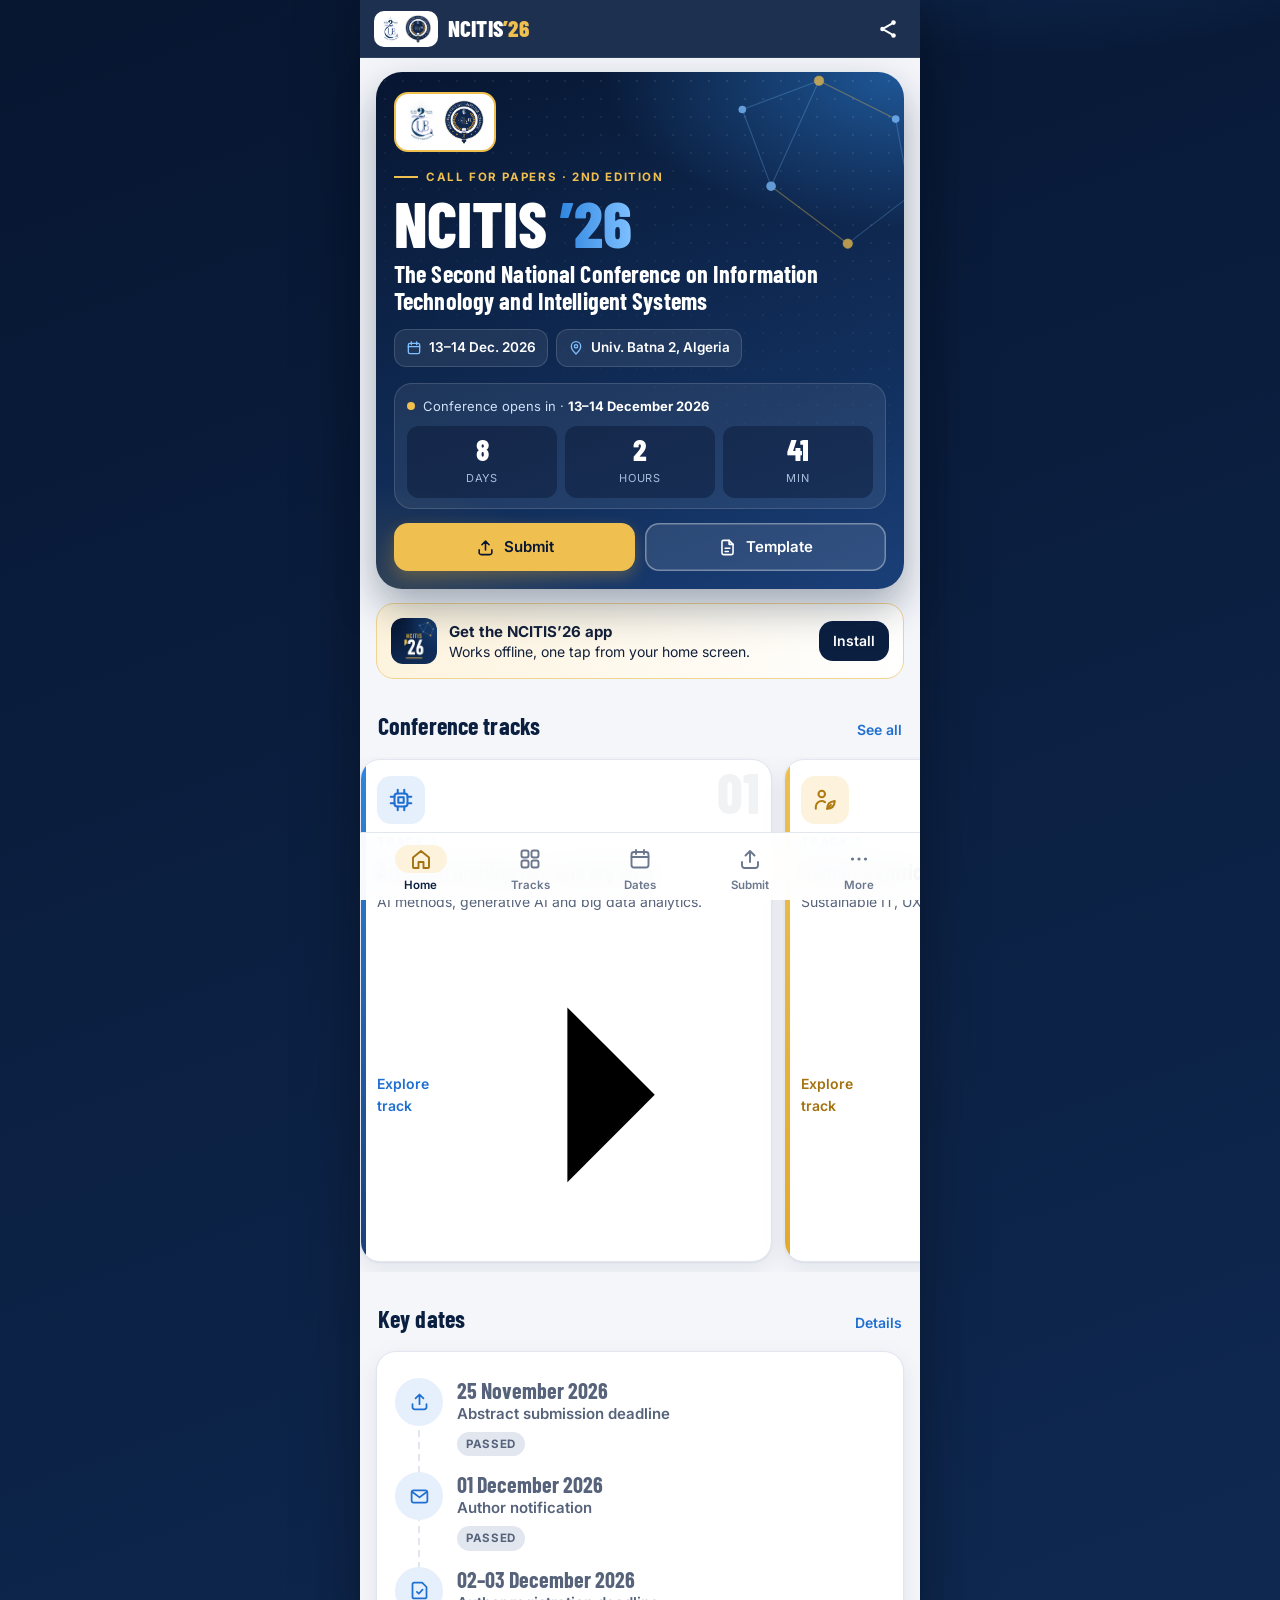
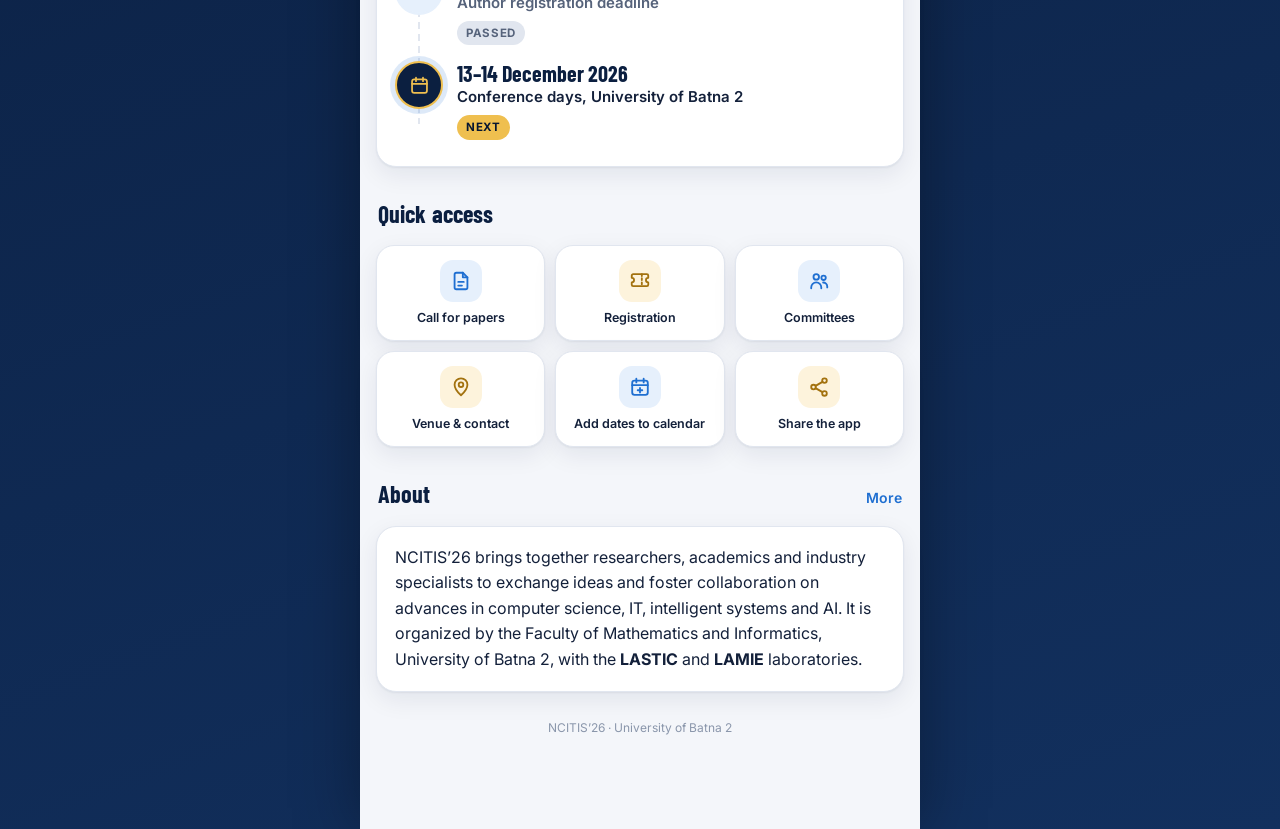
<file: app/index.html>
<!doctype html>
<html lang="en">
<head>
<meta charset="utf-8">
<meta name="viewport" content="width=device-width, initial-scale=1, viewport-fit=cover">
<title>NCITIS’26 App</title>
<meta name="description" content="Official app of NCITIS’26, the Second National Conference on Information Technology and Intelligent Systems, University of Batna 2, 13–14 December 2026.">
<meta name="theme-color" content="#0b1f40">
<meta name="color-scheme" content="light">
<link rel="manifest" href="manifest.webmanifest">
<link rel="icon" type="image/png" sizes="192x192" href="icons/icon-192.png">
<link rel="apple-touch-icon" href="icons/apple-touch-icon.png">
<meta name="apple-mobile-web-app-capable" content="yes">
<meta name="mobile-web-app-capable" content="yes">
<meta name="apple-mobile-web-app-status-bar-style" content="black-translucent">
<meta name="apple-mobile-web-app-title" content="NCITIS’26">
<link rel="preconnect" href="https://fonts.googleapis.com">
<link rel="preconnect" href="https://fonts.gstatic.com" crossorigin>
<link href="https://fonts.googleapis.com/css2?family=Barlow+Condensed:wght@600;700;800&family=Inter:wght@400;500;600;700&display=swap" rel="stylesheet">
<link rel="stylesheet" href="app.css">
</head>
<body>
<a class="skip" href="#view">Skip to content</a>

<header class="topbar" id="topbar">
  <button class="icon-btn back" id="back-btn" type="button" aria-label="Back" hidden>
    <svg viewBox="0 0 24 24" aria-hidden="true"><path d="M15 5l-7 7 7 7"/></svg>
  </button>
  <a class="brand" href="#/home" aria-label="NCITIS’26 home">
    <span class="brand-logos"><img src="../assets/logo-univ-batna2.png" alt="" width="22" height="32"><img src="../assets/logo-faculte-mi.png" alt="" width="29" height="32"></span>
    <span class="brand-word">NCITIS<span>’26</span></span>
  </a>
  <span class="offline-pill" id="offline-pill" hidden>Offline</span>
  <button class="icon-btn" id="share-btn" type="button" aria-label="Share the conference">
    <svg viewBox="0 0 24 24" aria-hidden="true"><circle cx="18" cy="5" r="2.5"/><circle cx="6" cy="12" r="2.5"/><circle cx="18" cy="19" r="2.5"/><path d="M8.2 10.8l7.6-4.4M8.2 13.2l7.6 4.4"/></svg>
  </button>
</header>

<main id="view" tabindex="-1"></main>

<nav class="tabbar" aria-label="Main">
  <a href="#/home" data-tab="home"><svg viewBox="0 0 24 24" aria-hidden="true"><path d="M4 10.5L12 4l8 6.5V20a1 1 0 0 1-1 1h-4.5v-6h-5v6H5a1 1 0 0 1-1-1z"/></svg><span>Home</span></a>
  <a href="#/tracks" data-tab="tracks"><svg viewBox="0 0 24 24" aria-hidden="true"><rect x="3.5" y="3.5" width="7" height="7" rx="2"/><rect x="13.5" y="3.5" width="7" height="7" rx="2"/><rect x="3.5" y="13.5" width="7" height="7" rx="2"/><rect x="13.5" y="13.5" width="7" height="7" rx="2"/></svg><span>Tracks</span></a>
  <a href="#/dates" data-tab="dates"><svg viewBox="0 0 24 24" aria-hidden="true"><rect x="3.5" y="5" width="17" height="15.5" rx="2.5"/><path d="M3.5 10h17M8 3v4M16 3v4"/></svg><span>Dates</span></a>
  <a href="#/submit" data-tab="submit"><svg viewBox="0 0 24 24" aria-hidden="true"><path d="M12 15V4M7.5 8.5L12 4l4.5 4.5"/><path d="M4 15v3.5A2.5 2.5 0 0 0 6.5 21h11a2.5 2.5 0 0 0 2.5-2.5V15"/></svg><span>Submit</span></a>
  <a href="#/more" data-tab="more"><svg viewBox="0 0 24 24" aria-hidden="true"><circle cx="5.5" cy="12" r="1.6"/><circle cx="12" cy="12" r="1.6"/><circle cx="18.5" cy="12" r="1.6"/></svg><span>More</span></a>
</nav>

<div class="sheet-backdrop" id="sheet-backdrop" hidden></div>
<section class="sheet" id="sheet" role="dialog" aria-modal="true" aria-labelledby="sheet-title" hidden>
  <div class="sheet-handle" aria-hidden="true"></div>
  <h2 id="sheet-title"></h2>
  <div id="sheet-body"></div>
  <button class="btn btn-navy btn-block" id="sheet-close" type="button">Got it</button>
</section>

<div class="toast" id="toast" role="status" aria-live="polite"></div>

<form id="overleaf-form" action="https://www.overleaf.com/docs" method="post" target="_blank" hidden>
  <input type="hidden" name="snip_uri" id="snip-uri" value="">
  <input type="hidden" name="snip_name" value="NCITIS26 extended abstract">
</form>

<noscript><p class="noscript">This app needs JavaScript. You can also visit the conference page: <a href="../index.html">NCITIS’26 website</a>.</p></noscript>

<script src="data.js"></script>
<script src="app.js"></script>
</body>
</html>
</file>
<file: app/app.css>
/* NCITIS’26 app · same palette as the conference website */
:root{
  --navy-950:#071631;
  --navy-900:#0b1f40;
  --navy-800:#12305e;
  --navy-700:#1a3f78;
  --blue-600:#1f6fd1;
  --blue-500:#2f86e0;
  --blue-300:#7fc0ff;
  --blue-100:#e6f0fc;
  --gold-500:#e3a92b;
  --gold-400:#efbf4f;
  --gold-100:#fdf3dc;
  --gold-ink:#7a5408;
  --ink:#13203a;
  --muted:#56637b;
  --line:#e1e6ef;
  --bg:#f4f6fa;
  --card:#ffffff;
  --radius:20px;
  --shadow:0 1px 2px rgba(11,31,64,.06),0 8px 24px rgba(11,31,64,.08);
  --display:"Barlow Condensed","Bahnschrift","Arial Narrow","Roboto Condensed",system-ui,sans-serif;
  --body:"Inter",system-ui,-apple-system,"Segoe UI",Roboto,Arial,sans-serif;
  --top:calc(58px + env(safe-area-inset-top));
  --tab:calc(68px + env(safe-area-inset-bottom));
}
*{box-sizing:border-box;-webkit-tap-highlight-color:transparent}
[hidden]{display:none!important}
html{-webkit-text-size-adjust:100%}
body{margin:0;background:var(--bg);color:var(--ink);font:16px/1.6 var(--body);-webkit-font-smoothing:antialiased;min-height:100vh;overscroll-behavior-y:none}
@media (min-width:640px){
  body{background:radial-gradient(900px 500px at 80% -10%,rgba(47,134,224,.35),transparent 60%),linear-gradient(160deg,var(--navy-950),var(--navy-800))}
  #view,.topbar,.tabbar{max-width:560px;margin-left:auto;margin-right:auto}
  #view{background:var(--bg);min-height:100vh;box-shadow:0 0 60px rgba(0,0,0,.35)}
}
img{display:block;max-width:100%}
a{color:var(--blue-600)}
button{font:inherit}
:focus-visible{outline:3px solid var(--gold-400);outline-offset:2px;border-radius:8px}
.skip{position:absolute;left:-999px;top:8px;z-index:100;background:#fff;color:var(--navy-900);padding:10px 14px;border-radius:10px}
.skip:focus{left:8px}
.noscript{padding:24px}

/* Top bar */
.topbar{position:fixed;top:0;left:0;right:0;z-index:40;height:var(--top);padding:env(safe-area-inset-top) 10px 0;display:flex;align-items:center;gap:8px;background:rgba(11,31,64,.92);backdrop-filter:saturate(1.4) blur(14px);-webkit-backdrop-filter:saturate(1.4) blur(14px);color:#fff;border-bottom:1px solid rgba(255,255,255,.08)}
.brand{display:flex;align-items:center;gap:10px;text-decoration:none;color:#fff;margin-right:auto;padding:6px 4px;min-height:44px}
.brand-logos{display:flex;align-items:center;gap:5px;background:#fff;border-radius:10px;padding:4px 7px}
.brand-logos img{height:28px;width:auto}
.brand-word{font:800 23px/1 var(--display);letter-spacing:.01em}
.brand-word span{color:var(--gold-400)}
.icon-btn{width:44px;height:44px;border-radius:50%;border:0;background:transparent;color:#fff;display:grid;place-items:center;cursor:pointer}
.icon-btn:active{background:rgba(255,255,255,.12)}
.icon-btn svg{width:22px;height:22px;fill:none;stroke:currentColor;stroke-width:2;stroke-linecap:round;stroke-linejoin:round}
.icon-btn svg circle{fill:currentColor;stroke:none}
.offline-pill{font-size:12px;font-weight:600;background:var(--gold-400);color:var(--navy-950);padding:4px 10px;border-radius:999px}

/* View */
#view{padding:calc(var(--top) + 14px) 16px calc(var(--tab) + 24px);outline:none}
.view-anim{animation:viewIn .32s cubic-bezier(.2,.8,.2,1)}
@keyframes viewIn{from{opacity:0;transform:translateY(10px)}to{opacity:1;transform:none}}

/* Tab bar */
.tabbar{position:fixed;left:0;right:0;bottom:0;z-index:40;height:var(--tab);padding:6px 6px env(safe-area-inset-bottom);display:grid;grid-template-columns:repeat(5,1fr);background:rgba(255,255,255,.94);backdrop-filter:saturate(1.6) blur(16px);-webkit-backdrop-filter:saturate(1.6) blur(16px);border-top:1px solid var(--line)}
.tabbar a{display:flex;flex-direction:column;align-items:center;justify-content:center;gap:3px;text-decoration:none;color:#6b778d;font-size:11.5px;font-weight:600;border-radius:14px;min-height:52px}
.tabbar svg{width:24px;height:24px;fill:none;stroke:currentColor;stroke-width:1.9;stroke-linecap:round;stroke-linejoin:round;padding:2px 14px;box-sizing:content-box;border-radius:999px;transition:background .2s,color .2s}
.tabbar a[aria-current="page"]{color:var(--navy-900)}
.tabbar a[aria-current="page"] svg{background:var(--gold-100);color:#a3720f}
.tabbar svg circle{fill:currentColor;stroke:none}

/* Generic */
h1,h2,h3{font-family:var(--display);color:var(--navy-900);letter-spacing:.005em;margin:0}
.page-title{font-size:34px;line-height:1.05;margin:4px 0 6px}
.page-lead{color:var(--muted);margin:0 0 18px;font-size:15.5px}
.section-h{display:flex;align-items:baseline;justify-content:space-between;margin:28px 2px 12px}
.section-h h2{font-size:24px}
.section-h a{font-size:14px;font-weight:600;text-decoration:none}
.card{background:var(--card);border:1px solid var(--line);border-radius:var(--radius);box-shadow:var(--shadow)}
.pad{padding:18px}
.muted{color:var(--muted)}
.eyebrow{font-size:12px;font-weight:700;letter-spacing:.12em;text-transform:uppercase;color:var(--blue-600)}
.btn{display:inline-flex;align-items:center;justify-content:center;gap:9px;min-height:48px;padding:12px 18px;border-radius:14px;border:0;font-weight:600;font-size:15px;text-decoration:none;cursor:pointer;transition:transform .12s}
.btn:active{transform:scale(.98)}
.btn svg{width:19px;height:19px;fill:none;stroke:currentColor;stroke-width:2;stroke-linecap:round;stroke-linejoin:round;flex-shrink:0}
.btn-gold{background:var(--gold-400);color:var(--navy-950);box-shadow:0 6px 16px rgba(227,169,43,.3)}
.btn-navy{background:var(--navy-900);color:#fff}
.btn-ghost{background:rgba(255,255,255,.1);color:#fff;box-shadow:inset 0 0 0 1.5px rgba(255,255,255,.35)}
.btn-line{background:#fff;color:var(--navy-900);box-shadow:inset 0 0 0 1.5px var(--line)}
.btn-block{width:100%}
.btn-row{display:grid;grid-template-columns:1fr 1fr;gap:10px}
.chips{display:flex;flex-wrap:wrap;gap:7px;list-style:none;margin:0;padding:0}
.chips li{font-size:13px;font-weight:500;padding:6px 11px;border-radius:999px;background:var(--blue-100);color:var(--navy-800)}
.chips.gold li{background:var(--gold-100);color:var(--gold-ink)}

/* Hero */
.hero{position:relative;overflow:hidden;border-radius:26px;color:#fff;padding:20px 18px 18px;background:radial-gradient(500px 260px at 100% 0%,rgba(47,134,224,.55),transparent 60%),radial-gradient(400px 260px at 0% 110%,rgba(227,169,43,.22),transparent 60%),linear-gradient(160deg,var(--navy-950),var(--navy-800) 70%,var(--navy-700));box-shadow:0 18px 40px rgba(7,22,49,.35)}
.hero::before{content:"";position:absolute;inset:0;background-image:radial-gradient(rgba(255,255,255,.1) 1px,transparent 1px);background-size:18px 18px;mask-image:linear-gradient(200deg,#000,transparent 70%);-webkit-mask-image:linear-gradient(200deg,#000,transparent 70%);pointer-events:none}
.hero > *{position:relative}
.hero-net{position:absolute;right:-30px;top:-20px;width:230px;height:230px;opacity:.75;pointer-events:none}
.hero-net line{stroke:rgba(127,192,255,.35);stroke-width:1.2}
.hero-net .g{stroke:rgba(239,191,79,.5)}
.hero-net circle{fill:var(--blue-300)}
.hero-net circle.g{fill:var(--gold-400)}
.hero-logos{display:inline-flex;gap:8px;align-items:center;background:#fff;border-radius:14px;padding:6px 10px;border:2px solid var(--gold-400)}
.hero-logos img{height:44px;width:auto}
.kicker{display:flex;align-items:center;gap:8px;margin-top:16px;font-size:11.5px;font-weight:700;letter-spacing:.14em;text-transform:uppercase;color:var(--gold-400)}
.kicker::before{content:"";width:24px;height:2px;background:var(--gold-400)}
.acronym{font:800 64px/.92 var(--display);margin:8px 0 4px;color:#fff}
.acronym span{background:linear-gradient(90deg,var(--blue-500),var(--blue-300));-webkit-background-clip:text;background-clip:text;color:transparent}
.hero h1{color:#fff;font-size:24px;line-height:1.12;margin:8px 0 14px;font-weight:700}
.meta-row{display:flex;flex-wrap:wrap;gap:8px;margin-bottom:16px}
.meta-chip{display:inline-flex;align-items:center;gap:7px;font-size:13.5px;font-weight:600;padding:7px 11px;border-radius:12px;background:rgba(255,255,255,.08);border:1px solid rgba(255,255,255,.14)}
.meta-chip svg{width:16px;height:16px;fill:none;stroke:var(--blue-300);stroke-width:2;stroke-linecap:round;stroke-linejoin:round}
.countdown{border-radius:18px;background:rgba(255,255,255,.07);border:1px solid rgba(255,255,255,.14);padding:12px 12px 10px;margin-bottom:14px}
.countdown .label{font-size:13px;color:#cfe0f7;display:flex;align-items:center;gap:8px}
.countdown .label b{color:#fff}
.dot{width:8px;height:8px;border-radius:50%;background:var(--gold-400);flex-shrink:0;animation:pulse 2s infinite}
@keyframes pulse{0%{box-shadow:0 0 0 0 rgba(239,191,79,.55)}70%{box-shadow:0 0 0 9px rgba(239,191,79,0)}100%{box-shadow:0 0 0 0 rgba(239,191,79,0)}}
.cd-tiles{display:grid;grid-template-columns:repeat(3,1fr);gap:8px;margin-top:10px}
.cd-tiles div{background:rgba(7,22,49,.45);border-radius:12px;padding:8px 6px;text-align:center}
.cd-tiles b{display:block;font:800 30px/1 var(--display);color:#fff}
.cd-tiles span{font-size:11px;letter-spacing:.08em;text-transform:uppercase;color:#a9bfdf}
.hero .btn-row{margin-top:2px}

/* Install banner */
.install{display:flex;gap:12px;align-items:center;margin-top:14px;padding:14px;border-radius:18px;background:linear-gradient(120deg,var(--gold-100),#fff);border:1px solid #f1d58f}
.install img{width:46px;height:46px;border-radius:12px;flex-shrink:0}
.install p{margin:0;font-size:14px;color:var(--ink);line-height:1.4}
.install p b{display:block;font-size:15px}
.install .btn{margin-left:auto;min-height:40px;padding:8px 14px;font-size:14px}

/* Track carousel and cards */
.carousel{display:grid;grid-auto-flow:column;grid-auto-columns:78%;gap:12px;overflow-x:auto;scroll-snap-type:x mandatory;padding:2px 16px 10px;margin:0 -16px;scrollbar-width:none}
.carousel::-webkit-scrollbar{display:none}
.track-card{scroll-snap-align:start;display:flex;flex-direction:column;gap:8px;text-decoration:none;color:inherit;padding:16px;border-radius:var(--radius);background:var(--card);border:1px solid var(--line);box-shadow:var(--shadow);position:relative;overflow:hidden}
.track-card::after{content:"";position:absolute;left:0;top:0;bottom:0;width:5px;background:linear-gradient(180deg,var(--blue-500),var(--navy-700))}
.track-card.even::after{background:linear-gradient(180deg,var(--gold-400),var(--gold-500))}
.track-icon{width:48px;height:48px;border-radius:14px;display:grid;place-items:center;background:var(--blue-100);color:var(--blue-600)}
.even .track-icon{background:var(--gold-100);color:#b07b12}
.track-icon svg{width:26px;height:26px;fill:none;stroke:currentColor;stroke-width:1.9;stroke-linecap:round;stroke-linejoin:round}
.track-card h3{font-size:22px;line-height:1.08}
.track-card p{margin:0;font-size:14px;color:var(--muted)}
.track-num{position:absolute;right:12px;top:4px;font:800 56px/1 var(--display);color:rgba(11,31,64,.06)}
.track-list{display:grid;gap:12px}
.track-list .track-card{scroll-snap-align:none}
.track-go{margin-top:auto;font-size:14px;font-weight:600;color:var(--blue-600);display:flex;align-items:center;gap:6px}
.even .track-go{color:#a3720f}
.track-hero{border-radius:24px;padding:20px;color:#fff;background:linear-gradient(150deg,var(--navy-900),var(--navy-700));position:relative;overflow:hidden}
.track-hero.even{background:linear-gradient(150deg,var(--navy-900),#4a3a12 140%)}
.track-hero .track-icon{background:rgba(255,255,255,.12);color:var(--gold-400)}
.track-hero .eyebrow{color:var(--gold-400);margin-top:14px;display:block}
.track-hero h1{color:#fff;font-size:30px;line-height:1.05;margin-top:4px}

/* Timeline */
.timeline{list-style:none;margin:0;padding:0;position:relative}
.timeline::before{content:"";position:absolute;left:23px;top:24px;bottom:24px;width:2px;background:repeating-linear-gradient(180deg,var(--line) 0 7px,transparent 7px 12px)}
.tl{display:grid;grid-template-columns:48px 1fr;gap:14px;padding:8px 0;position:relative}
.tl-mark{width:48px;height:48px;border-radius:50%;display:grid;place-items:center;background:#fff;border:2px solid var(--line);color:var(--navy-800);z-index:1}
.tl-mark svg{width:21px;height:21px;fill:none;stroke:currentColor;stroke-width:2;stroke-linecap:round;stroke-linejoin:round}
.tl.next .tl-mark{background:var(--navy-900);border-color:var(--navy-900);color:var(--gold-400);box-shadow:0 0 0 5px rgba(31,111,209,.15)}
.tl.done .tl-mark{background:var(--blue-100);border-color:var(--blue-100);color:var(--blue-600)}
.tl.conf .tl-mark{border-color:var(--gold-400)}
.tl-when{font:700 22px/1.1 var(--display);color:var(--navy-900)}
.tl-what{font-weight:600;font-size:15px}
.tl.done .tl-when,.tl.done .tl-what{color:var(--muted)}
.state{display:inline-block;margin-top:6px;font-size:11.5px;font-weight:700;letter-spacing:.06em;text-transform:uppercase;padding:3px 9px;border-radius:999px;background:var(--line);color:var(--muted)}
.tl.next .state{background:var(--gold-400);color:var(--navy-950)}

/* Lists, menus */
.menu{list-style:none;margin:0;padding:0;overflow:hidden}
.menu li + li{border-top:1px solid var(--line)}
.menu a,.menu button{display:flex;align-items:center;gap:14px;width:100%;min-height:62px;padding:12px 16px;background:none;border:0;text-align:left;text-decoration:none;color:var(--ink);cursor:pointer}
.menu .mi{width:40px;height:40px;border-radius:12px;display:grid;place-items:center;background:var(--blue-100);color:var(--blue-600);flex-shrink:0}
.menu .mi.g{background:var(--gold-100);color:#a3720f}
.menu .mi svg{width:21px;height:21px;fill:none;stroke:currentColor;stroke-width:2;stroke-linecap:round;stroke-linejoin:round}
.menu b{display:block;font-weight:600;font-size:15.5px}
.menu small{display:block;color:var(--muted);font-size:13px;line-height:1.35}
.menu .chev{margin-left:auto;width:18px;height:18px;fill:none;stroke:#9aa6ba;stroke-width:2;stroke-linecap:round;stroke-linejoin:round;flex-shrink:0}
.quick{display:grid;grid-template-columns:repeat(3,1fr);gap:10px}
.quick a,.quick button{display:flex;flex-direction:column;align-items:center;gap:8px;padding:14px 6px;border-radius:18px;background:var(--card);border:1px solid var(--line);box-shadow:var(--shadow);text-decoration:none;color:var(--ink);font-size:12.5px;font-weight:600;text-align:center;line-height:1.25;cursor:pointer;min-height:96px}
.quick .mi{width:42px;height:42px;border-radius:13px;display:grid;place-items:center;background:var(--blue-100);color:var(--blue-600)}
.quick .mi.g{background:var(--gold-100);color:#a3720f}
.quick svg{width:22px;height:22px;fill:none;stroke:currentColor;stroke-width:2;stroke-linecap:round;stroke-linejoin:round}

/* Steps */
.steps{list-style:none;margin:0;padding:0;counter-reset:s;display:grid;gap:10px}
.steps li{counter-increment:s;display:grid;grid-template-columns:44px 1fr;gap:12px;align-items:start;padding:14px;background:var(--card);border:1px solid var(--line);border-radius:18px}
.steps li::before{content:counter(s,decimal-leading-zero);font:800 30px/1 var(--display);color:var(--gold-500)}
.steps b{display:block;color:var(--navy-900)}
.steps p{margin:2px 0 0;font-size:14px;color:var(--muted)}
.steps .btn{margin-top:10px}
.note{font-size:13px;color:var(--muted);margin:8px 2px 0}

/* Fees */
.fees{width:100%;border-collapse:collapse;font-size:14.5px}
.fees th,.fees td{padding:12px 14px;text-align:left;border-bottom:1px solid var(--line)}
.fees thead th{font-size:11.5px;letter-spacing:.08em;text-transform:uppercase;color:var(--muted);background:var(--bg)}
.fees td.amt{font:700 19px/1 var(--display);color:var(--navy-900);white-space:nowrap}
.fees tr:last-child > *{border-bottom:0}
.fees sup{color:#b9831a;font-weight:700}
.check{list-style:none;margin:0;padding:0;display:grid;gap:8px}
.check li{display:flex;gap:10px;font-size:15px}
.check li::before{content:"";flex-shrink:0;width:20px;height:20px;margin-top:2px;border-radius:50%;background:var(--blue-100) url("data:image/svg+xml,%3Csvg xmlns='http://www.w3.org/2000/svg' viewBox='0 0 24 24' fill='none' stroke='%231f6fd1' stroke-width='3' stroke-linecap='round' stroke-linejoin='round'%3E%3Cpath d='M5 12.5l4.5 4.5L19 7.5'/%3E%3C/svg%3E") center/12px no-repeat}
.bank{background:linear-gradient(150deg,var(--navy-900),var(--navy-800));color:#dbe6f7;border:0}
.bank h2{color:#fff;font-size:22px;margin-bottom:10px}
.bank dl{margin:0;display:grid;grid-template-columns:auto 1fr;gap:6px 14px;font-size:14px}
.bank dt{color:#94abd0}
.bank dd{margin:0;color:#fff;font-weight:500;word-break:break-word}
.mono{font-family:ui-monospace,Consolas,monospace}
.tbc{display:inline-block;font:600 10.5px/1 var(--body);letter-spacing:.04em;text-transform:uppercase;color:var(--gold-400);border:1px solid rgba(239,191,79,.45);padding:3px 7px;border-radius:999px;vertical-align:middle}

/* Committees */
.seg{display:grid;grid-template-columns:1fr 1fr;gap:4px;padding:4px;border-radius:14px;background:#e8ecf3;margin-bottom:12px}
.seg button{min-height:42px;border:0;border-radius:11px;background:transparent;font-weight:600;font-size:14px;color:var(--muted);cursor:pointer}
.seg button[aria-selected="true"]{background:#fff;color:var(--navy-900);box-shadow:0 1px 3px rgba(11,31,64,.12)}
.search{position:relative;margin-bottom:12px}
.search input{width:100%;font:16px var(--body);padding:12px 14px 12px 42px;border-radius:14px;border:1.5px solid var(--line);background:#fff;color:var(--ink)}
.search svg{position:absolute;left:14px;top:50%;transform:translateY(-50%);width:18px;height:18px;fill:none;stroke:var(--muted);stroke-width:2;stroke-linecap:round}
.person{display:flex;align-items:center;gap:12px;padding:10px 14px}
.person + .person{border-top:1px solid var(--line)}
.avatar{width:40px;height:40px;border-radius:50%;flex-shrink:0;display:grid;place-items:center;font:700 15px/1 var(--display);letter-spacing:.04em;color:var(--navy-900);background:var(--blue-100)}
.avatar.g{background:var(--gold-100);color:#8a5a00}
.person b{display:block;font-weight:600;font-size:15px}
.person small{display:block;color:var(--muted);font-size:12.5px}
.person.ext small{color:var(--blue-600);font-weight:500}
.role{font-size:11px;font-weight:700;letter-spacing:.08em;text-transform:uppercase;color:#a3720f}
.count{font-size:13px;color:var(--muted);margin:0 4px 8px}

/* About, contact */
.labs{display:grid;gap:10px}
.lab{display:flex;gap:12px;align-items:flex-start;padding:12px 14px}
.lab .tag{font:800 14px/1 var(--display);letter-spacing:.06em;background:var(--navy-900);color:#fff;padding:7px 9px;border-radius:8px;flex-shrink:0}
.lab .tag.g{background:var(--gold-400);color:var(--navy-950)}
.lab p{margin:0;font-size:14px;color:var(--muted)}
.ack{font-size:12.5px;color:var(--muted);line-height:1.5;margin:22px 4px 0}
.app-foot{text-align:center;font-size:12px;color:#8a96ab;margin:26px 0 0}

/* Sheet and toast */
.sheet-backdrop{position:fixed;inset:0;z-index:60;background:rgba(7,22,49,.5)}
.sheet{position:fixed;left:0;right:0;bottom:0;z-index:61;max-width:560px;margin:0 auto;background:#fff;border-radius:24px 24px 0 0;padding:10px 20px calc(20px + env(safe-area-inset-bottom));box-shadow:0 -10px 40px rgba(0,0,0,.25);animation:sheetIn .28s cubic-bezier(.2,.8,.2,1)}
@keyframes sheetIn{from{transform:translateY(100%)}to{transform:none}}
.sheet-handle{width:40px;height:5px;border-radius:3px;background:var(--line);margin:0 auto 14px}
.sheet h2{font-size:26px;margin-bottom:8px}
.sheet ol{padding-left:22px;margin:8px 0 18px}
.sheet li{margin:6px 0}
.sheet .ico{display:inline-block;vertical-align:-4px;width:20px;height:20px;fill:none;stroke:var(--blue-600);stroke-width:2;stroke-linecap:round;stroke-linejoin:round}
.toast{position:fixed;left:50%;bottom:calc(var(--tab) + 14px);transform:translate(-50%,20px);z-index:70;background:var(--navy-950);color:#fff;font-size:14px;font-weight:500;padding:11px 16px;border-radius:12px;opacity:0;pointer-events:none;transition:opacity .2s,transform .2s;max-width:calc(100% - 32px);text-align:center}
.toast.show{opacity:1;transform:translate(-50%,0)}

@media (prefers-reduced-motion:reduce){
  *,*::before,*::after{animation:none!important;transition:none!important}
}
</file>
